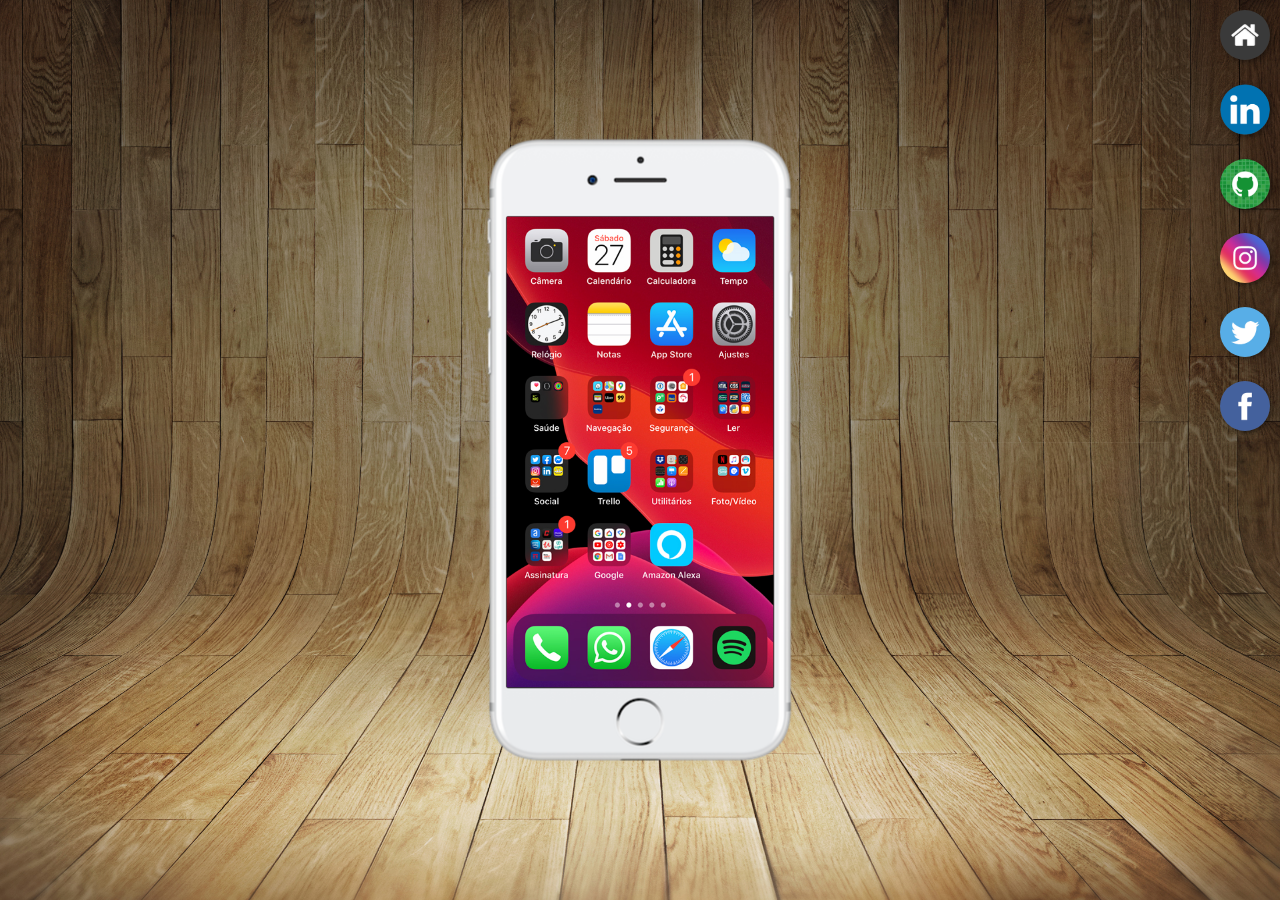
<file: index.html>
<!DOCTYPE html>
<html lang="pt-br">

<head>
    <meta charset="UTF-8">
    <meta http-equiv="X-UA-Compatible" content="IE=edge">
    <meta name="viewport" content="width=device-width, initial-scale=1.0">
    <link rel="stylesheet" href="css/style.css">
    <link rel="shortcut icon" href="favicon.ico" type="image/x-icon">
    <title>Projeto Redes Sociais</title>
</head>

<body>
    <main>
        <section id="telefone">
            <iframe src="home.html" name="tela" id="tela" frameborder="0">
                seu navegador não é compativel com isso...
            </iframe>
         </section>

        <section id="redes-sociais">
            <a href="home.html" target="tela">
                <img src="imagens/logo-home.jpg" alt="home">
            </a><br>
            <a href="linkdin.html" target="tela">
                <img src="imagens/LinkedIn.png" alt="LinkDin">
            </a><br>
            <a href="github.htm" target="tela">
                <img src="imagens/logo-github.jpg" alt="GitHub">
            </a><br>
            <a href="insta.html" target="tela">
                <img src="imagens/logo-instagram.jpg" alt="Instagram">
            </a><br>
            <a href="twiter.html" target="tela">
                <img src="imagens/logo-twitter.jpg" alt="twitter">
            </a><br>
            <a href="face.html" target="tela">
                <img src="imagens/logo-facebook.jpg" alt="facebook">
            </a>
           
        </section>
    </main>

</body>

</html>
</file>
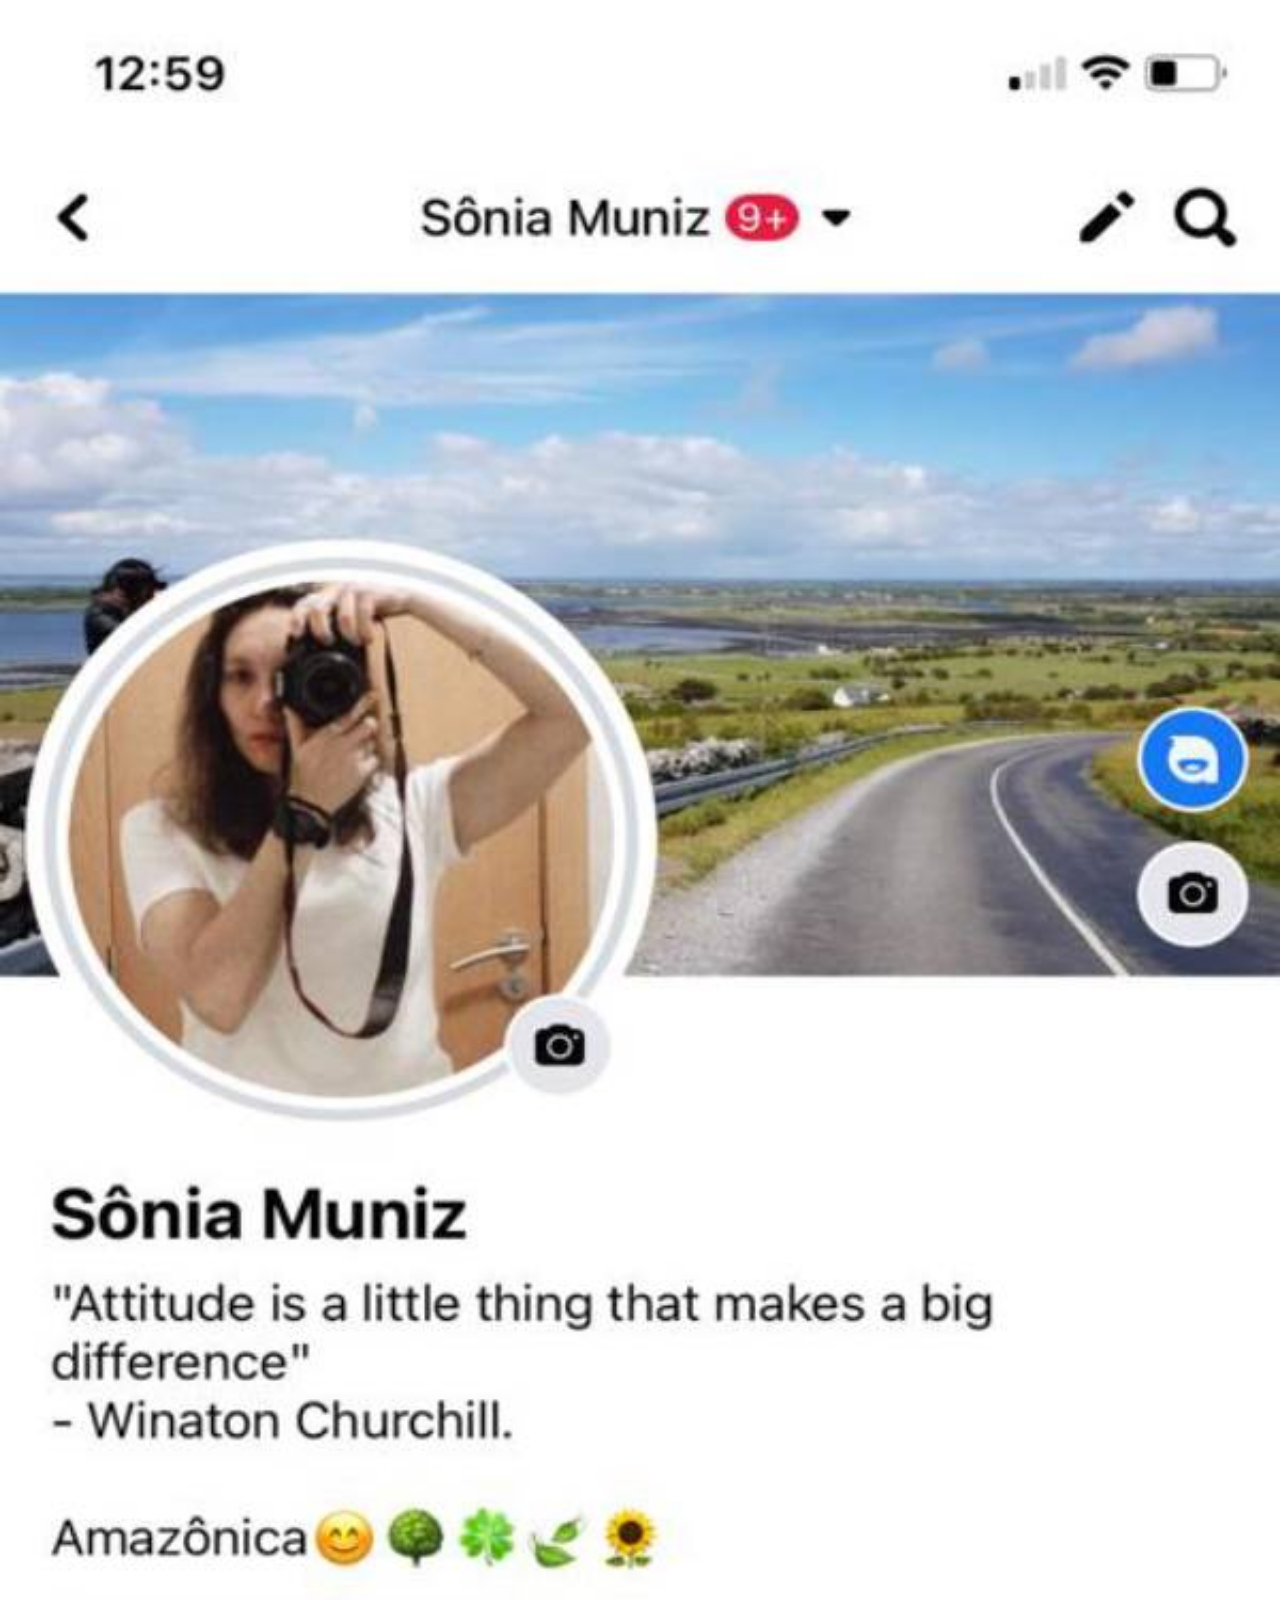
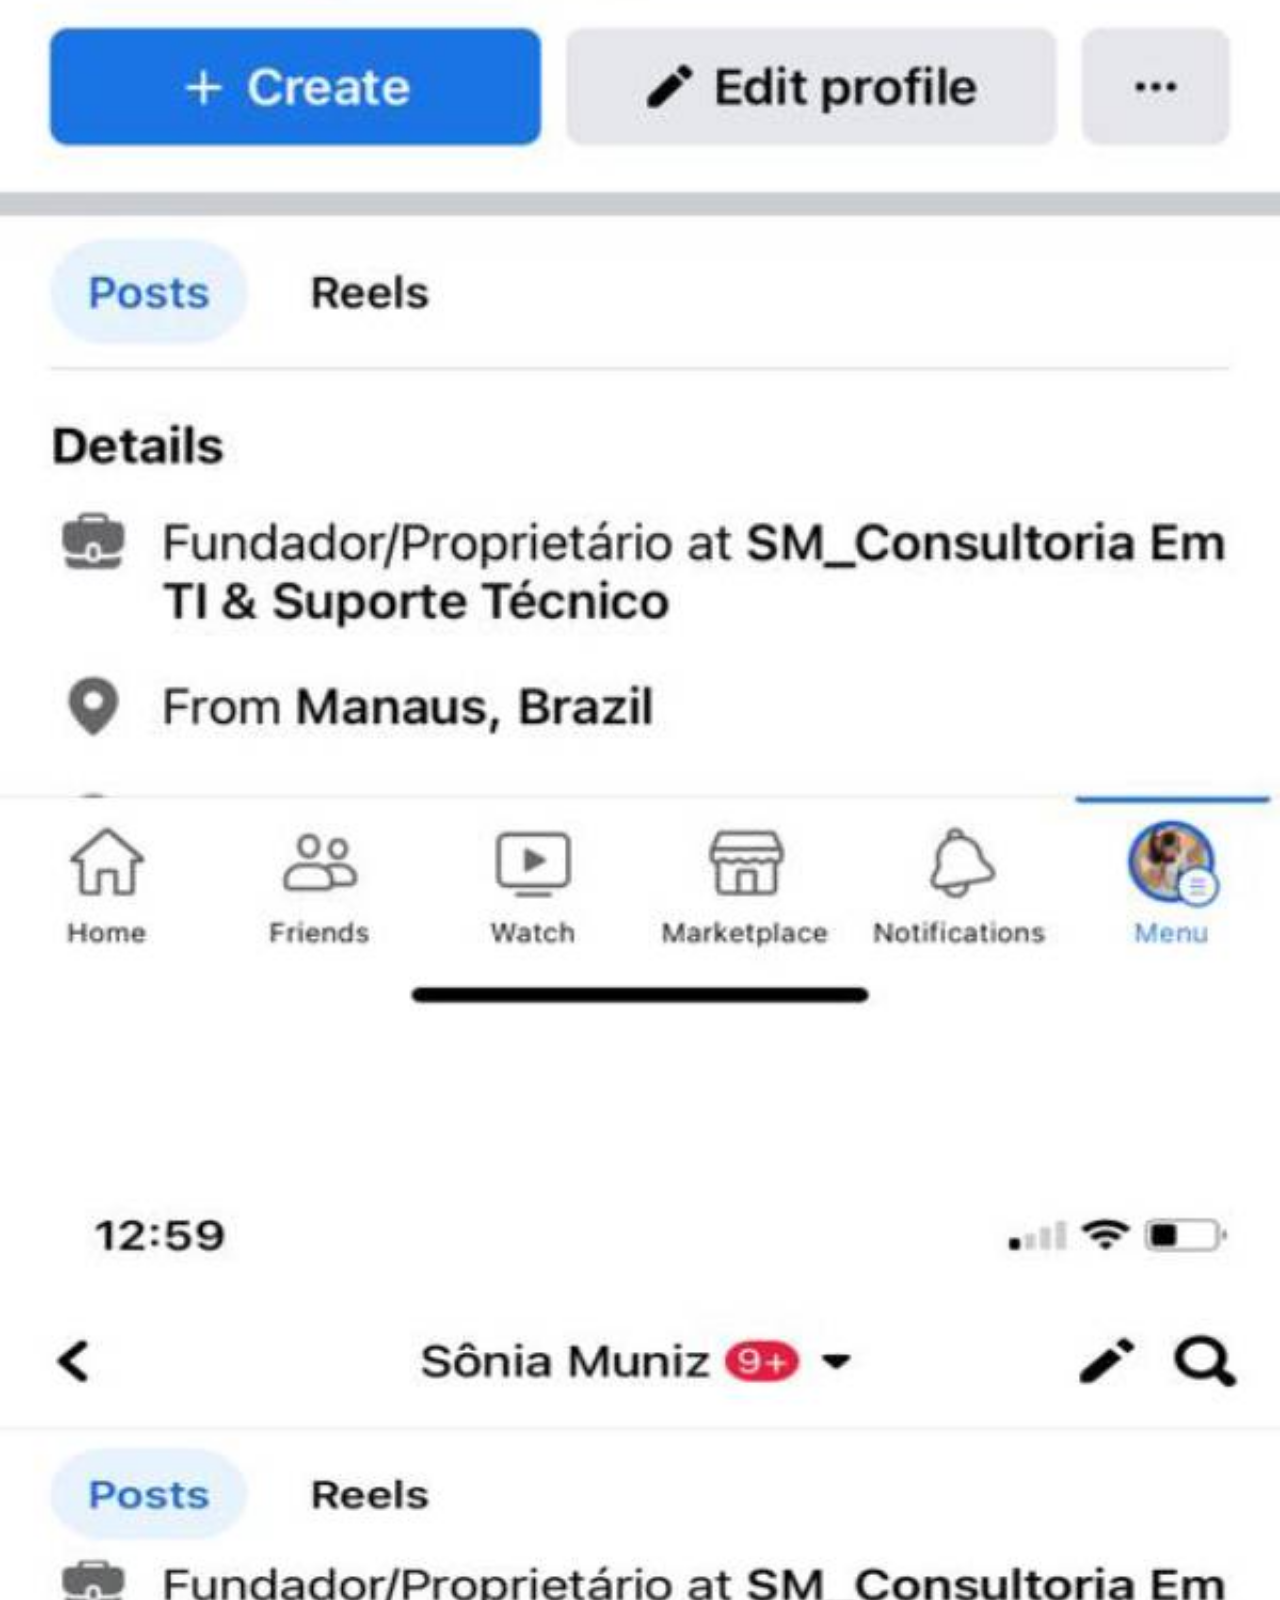
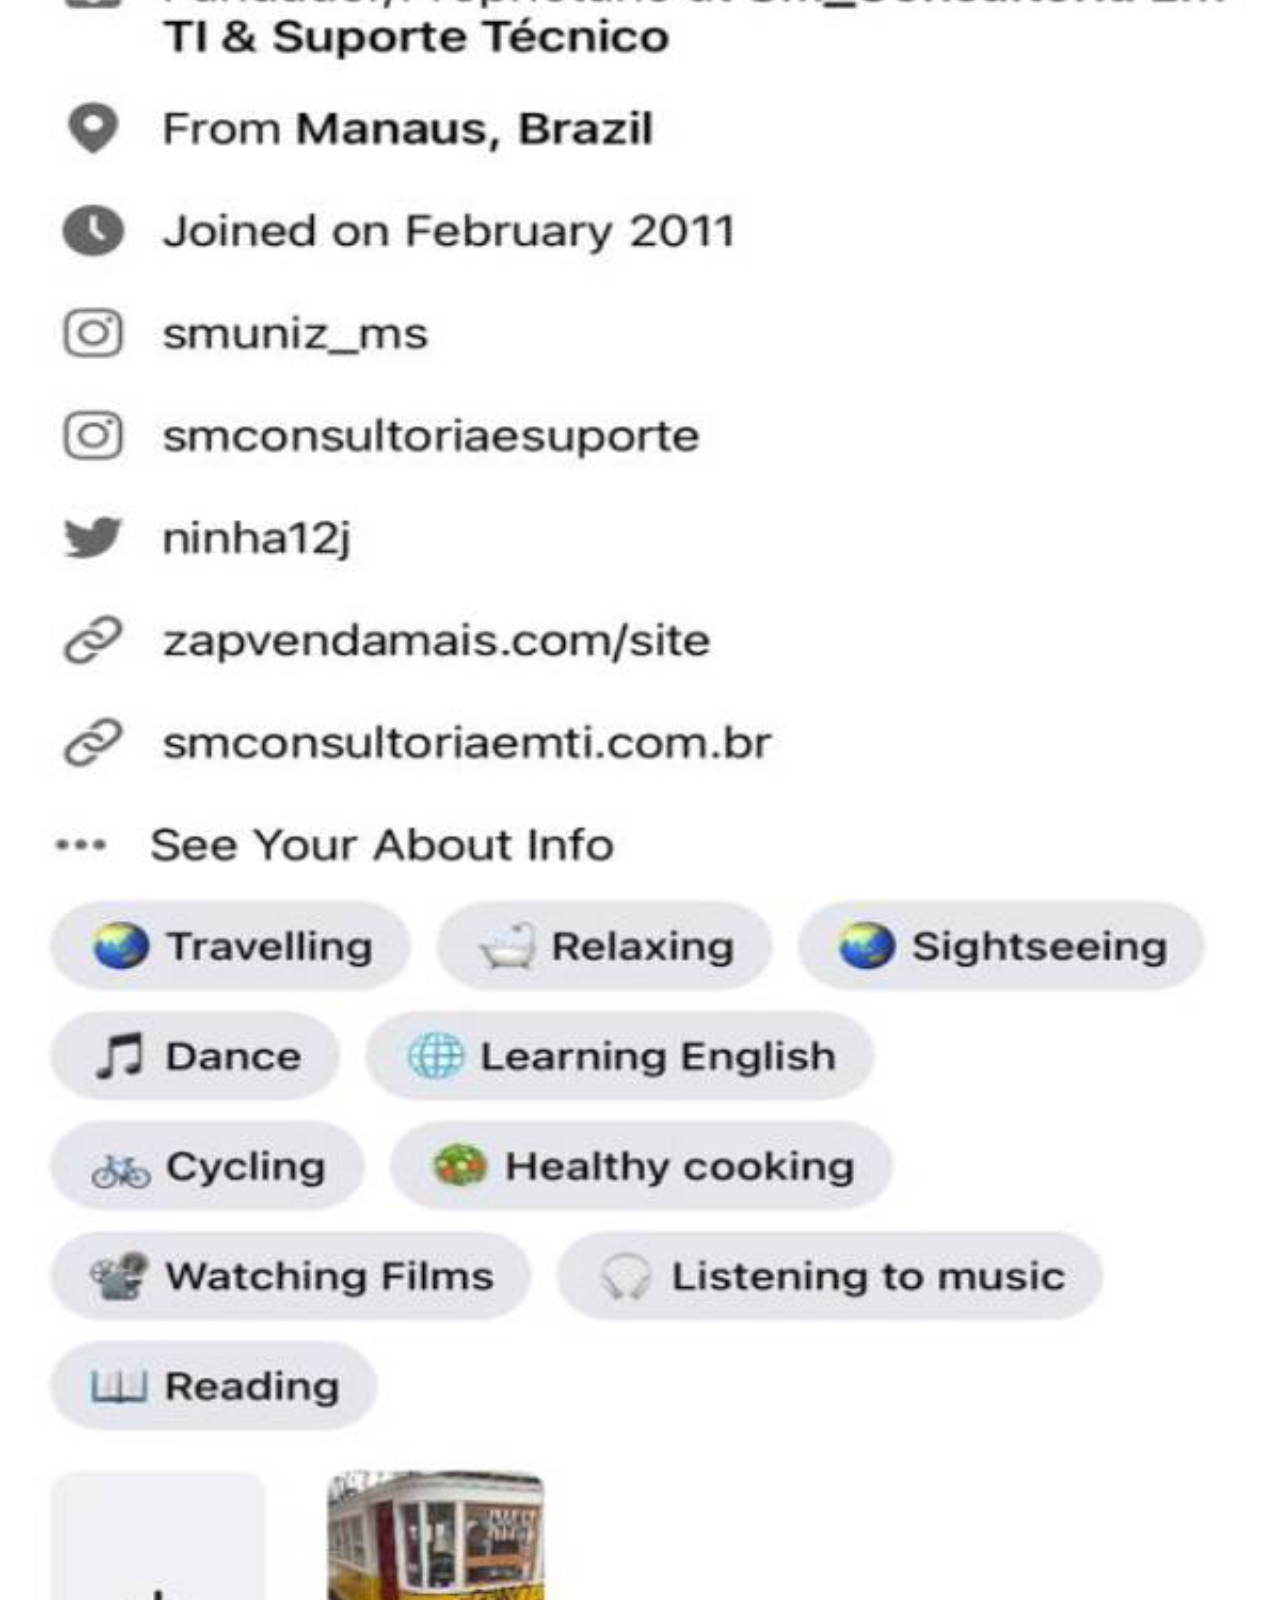
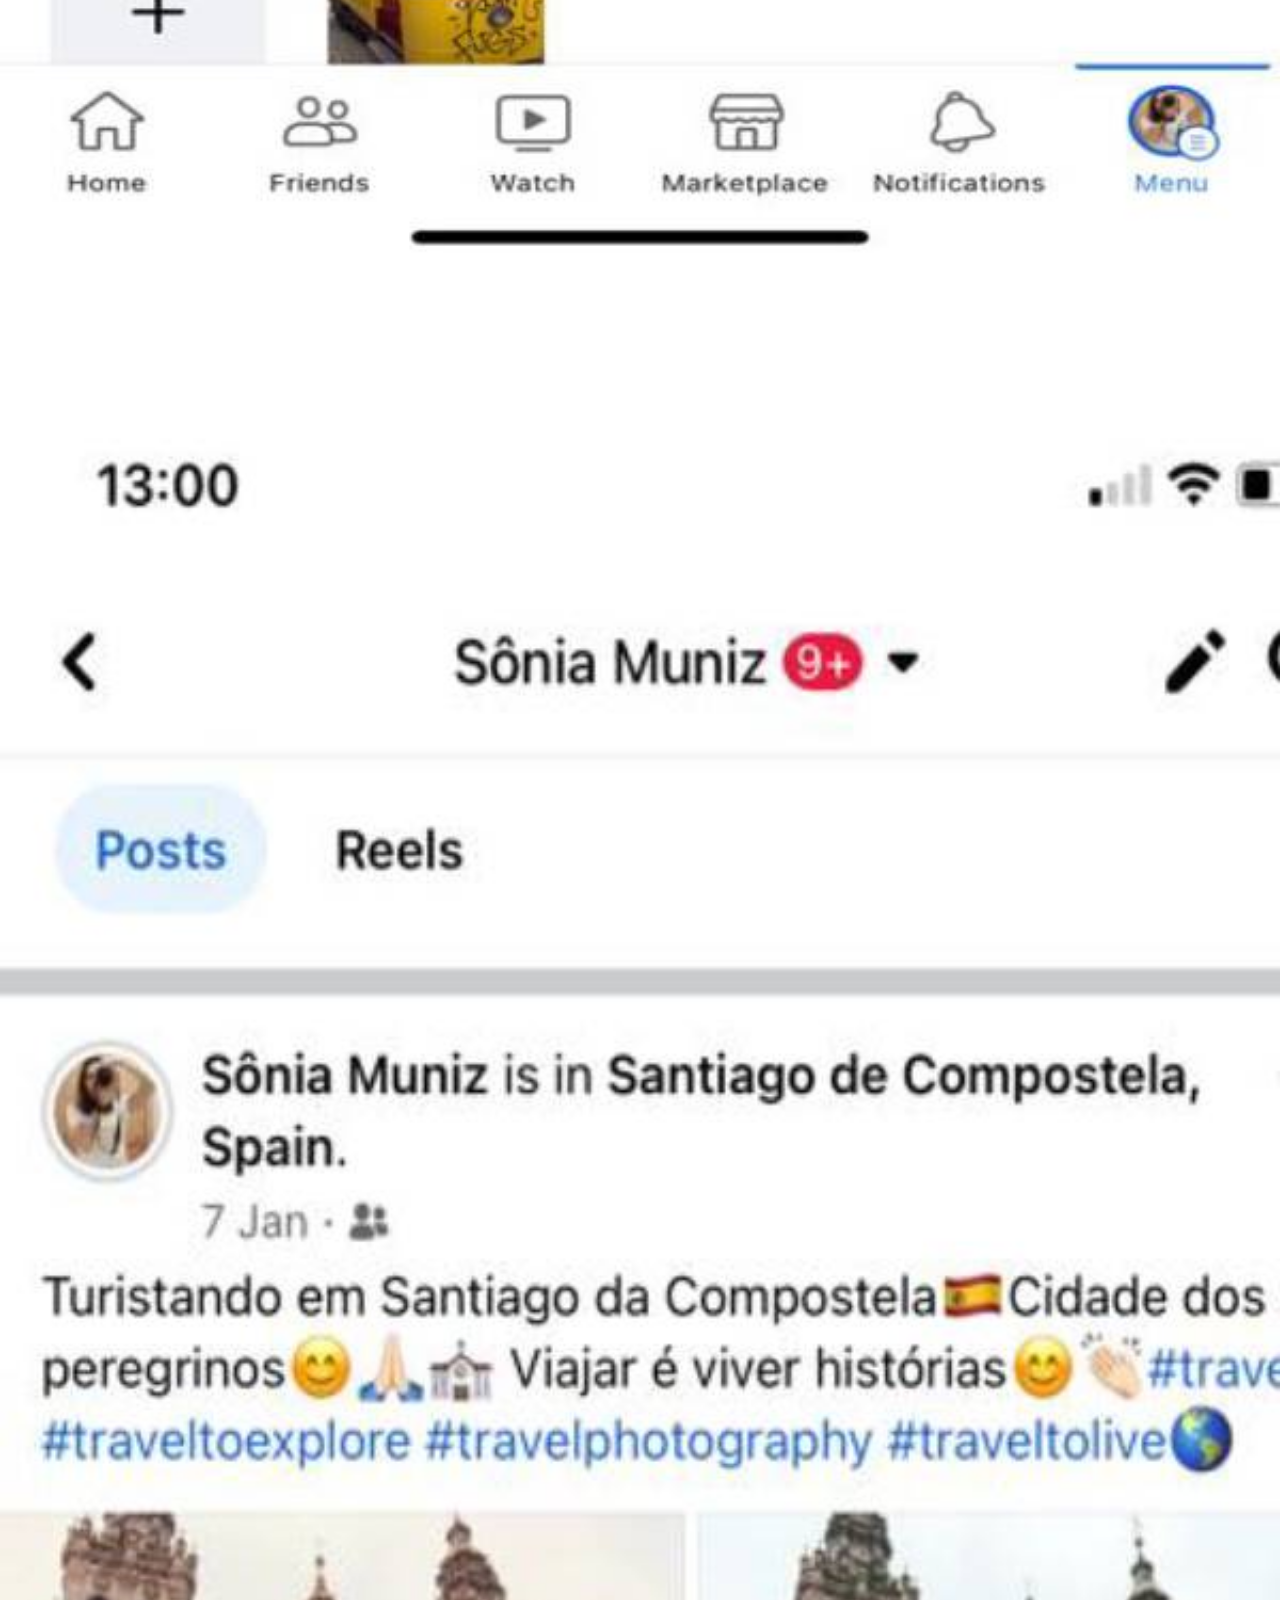
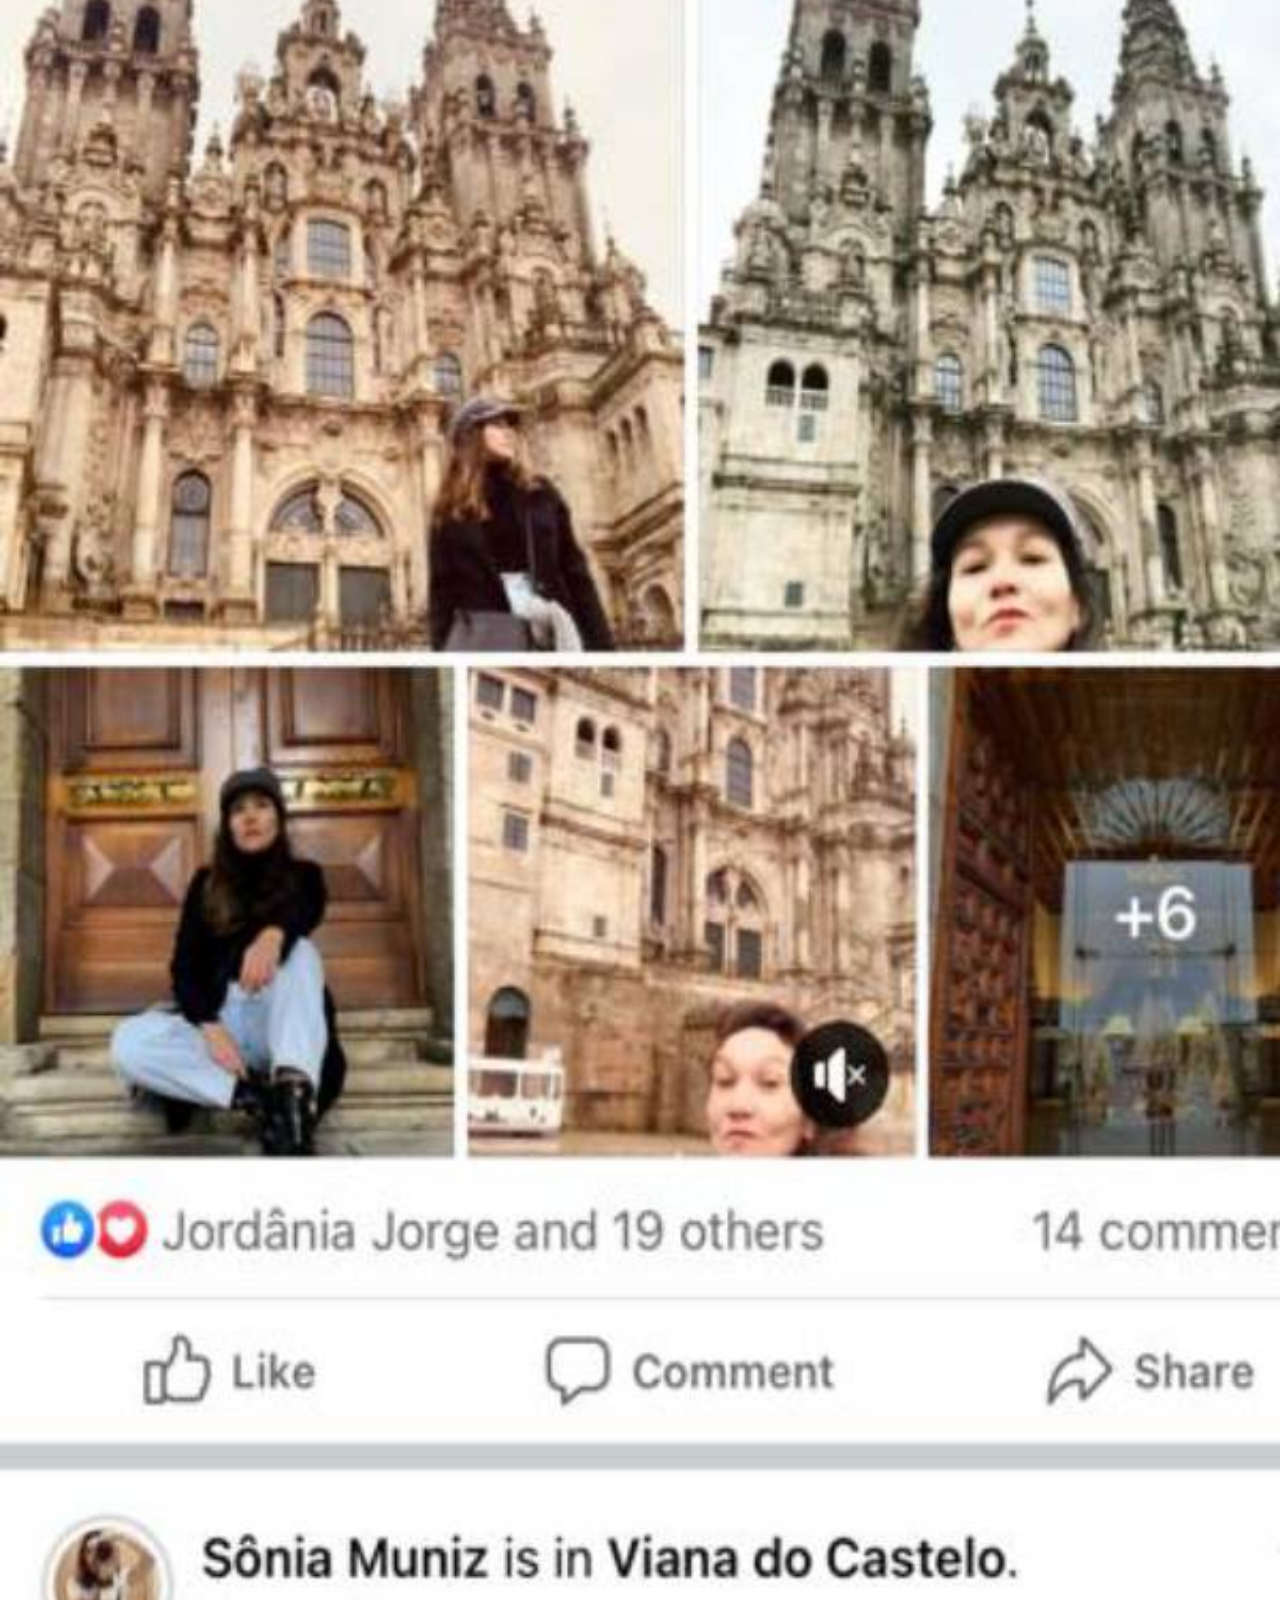
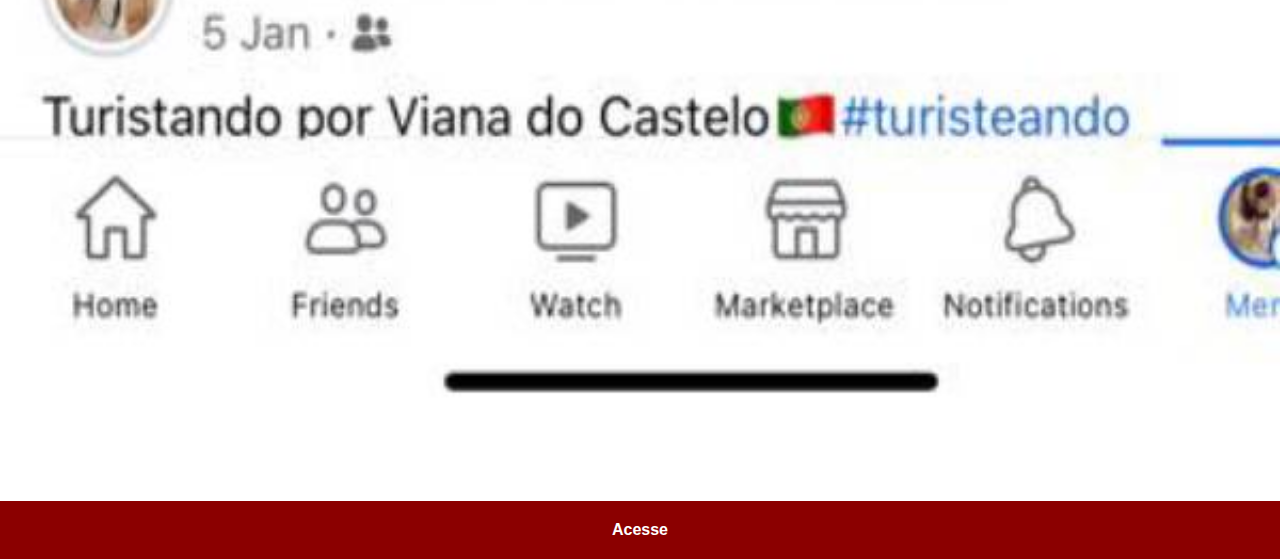
<file: face.html>
<!DOCTYPE html>
<html lang="en">
<head>
  <meta charset="UTF-8">
  <meta http-equiv="X-UA-Compatible" content="IE=edge">
  <meta name="viewport" content="width=device-width, initial-scale=1.0">
  <title>Facebook</title>
  <link rel="stylesheet" href="css/social.css">
</head>

<body>

  <img src="imagens/tela-facebook.png" alt="Facebook">
   <a href="https://facebook.com" target="_blank">Acesse</a>
  
</body>
</html>
</file>
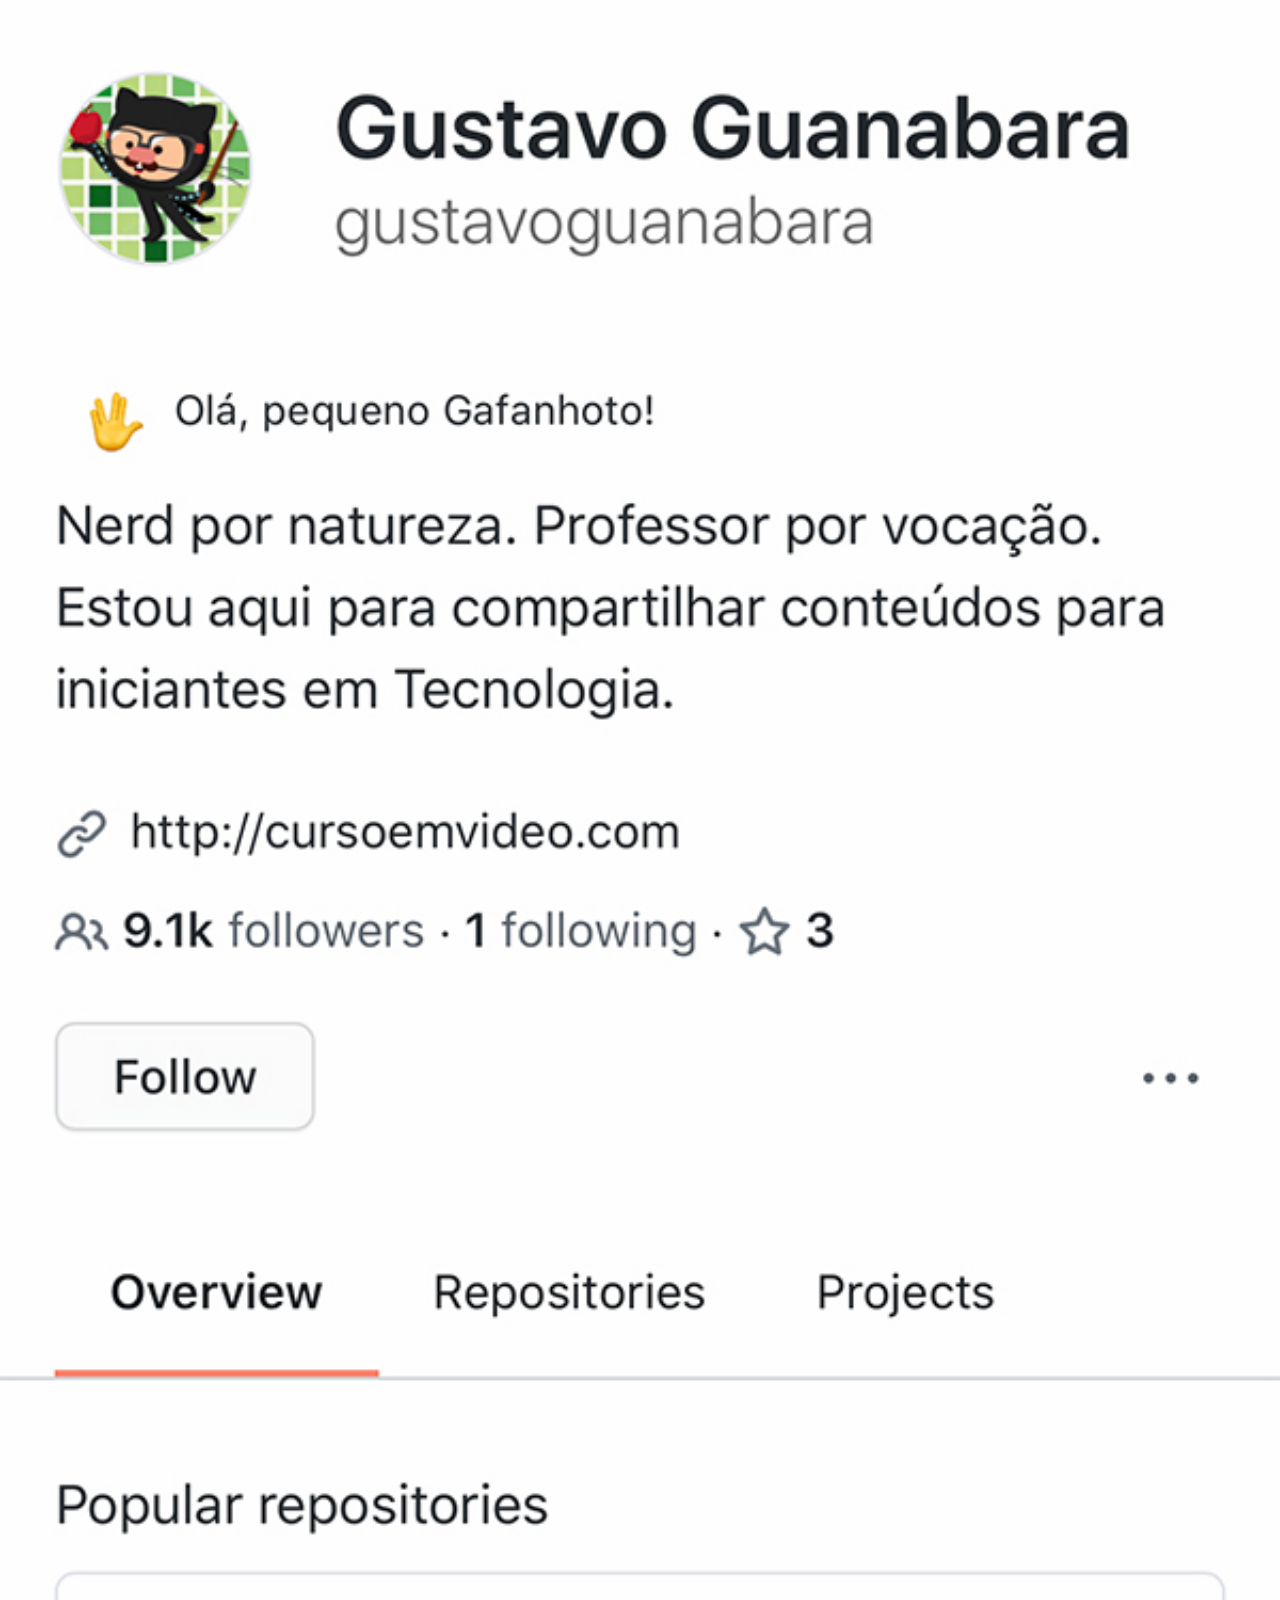
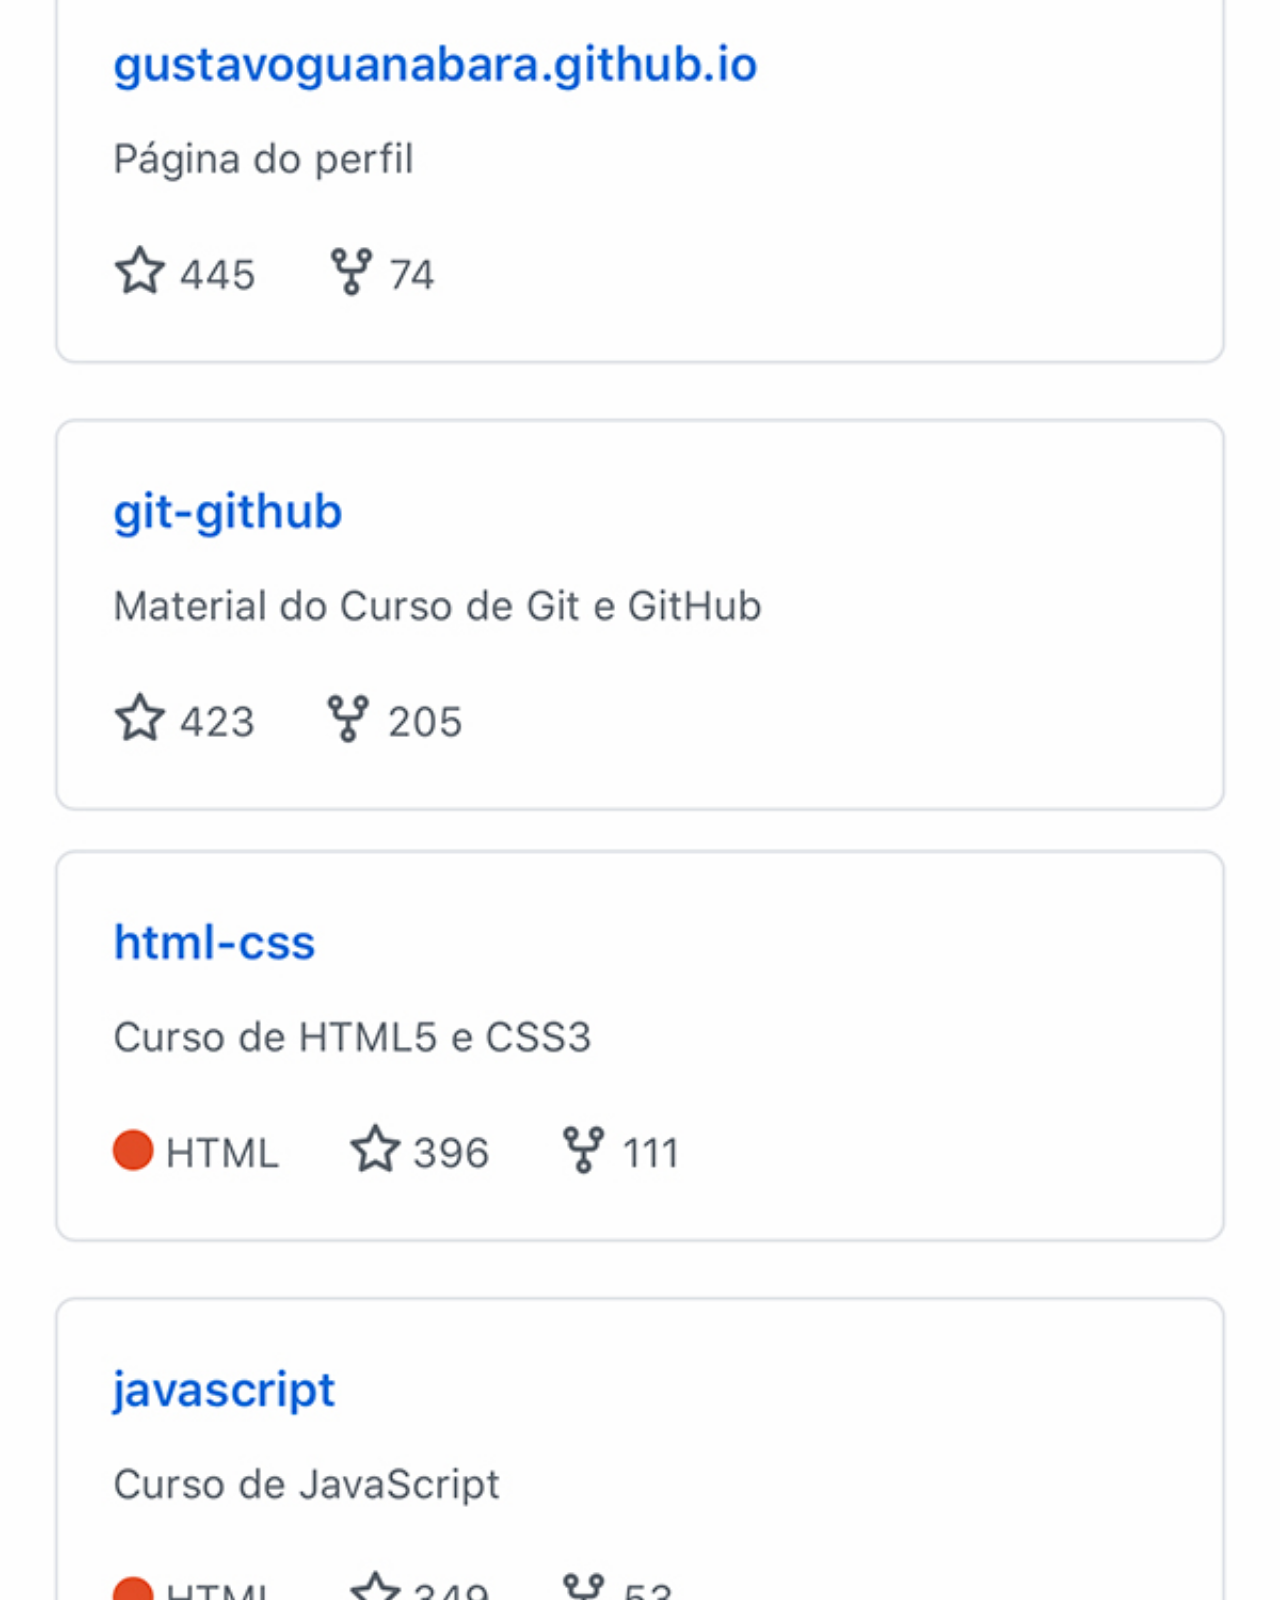
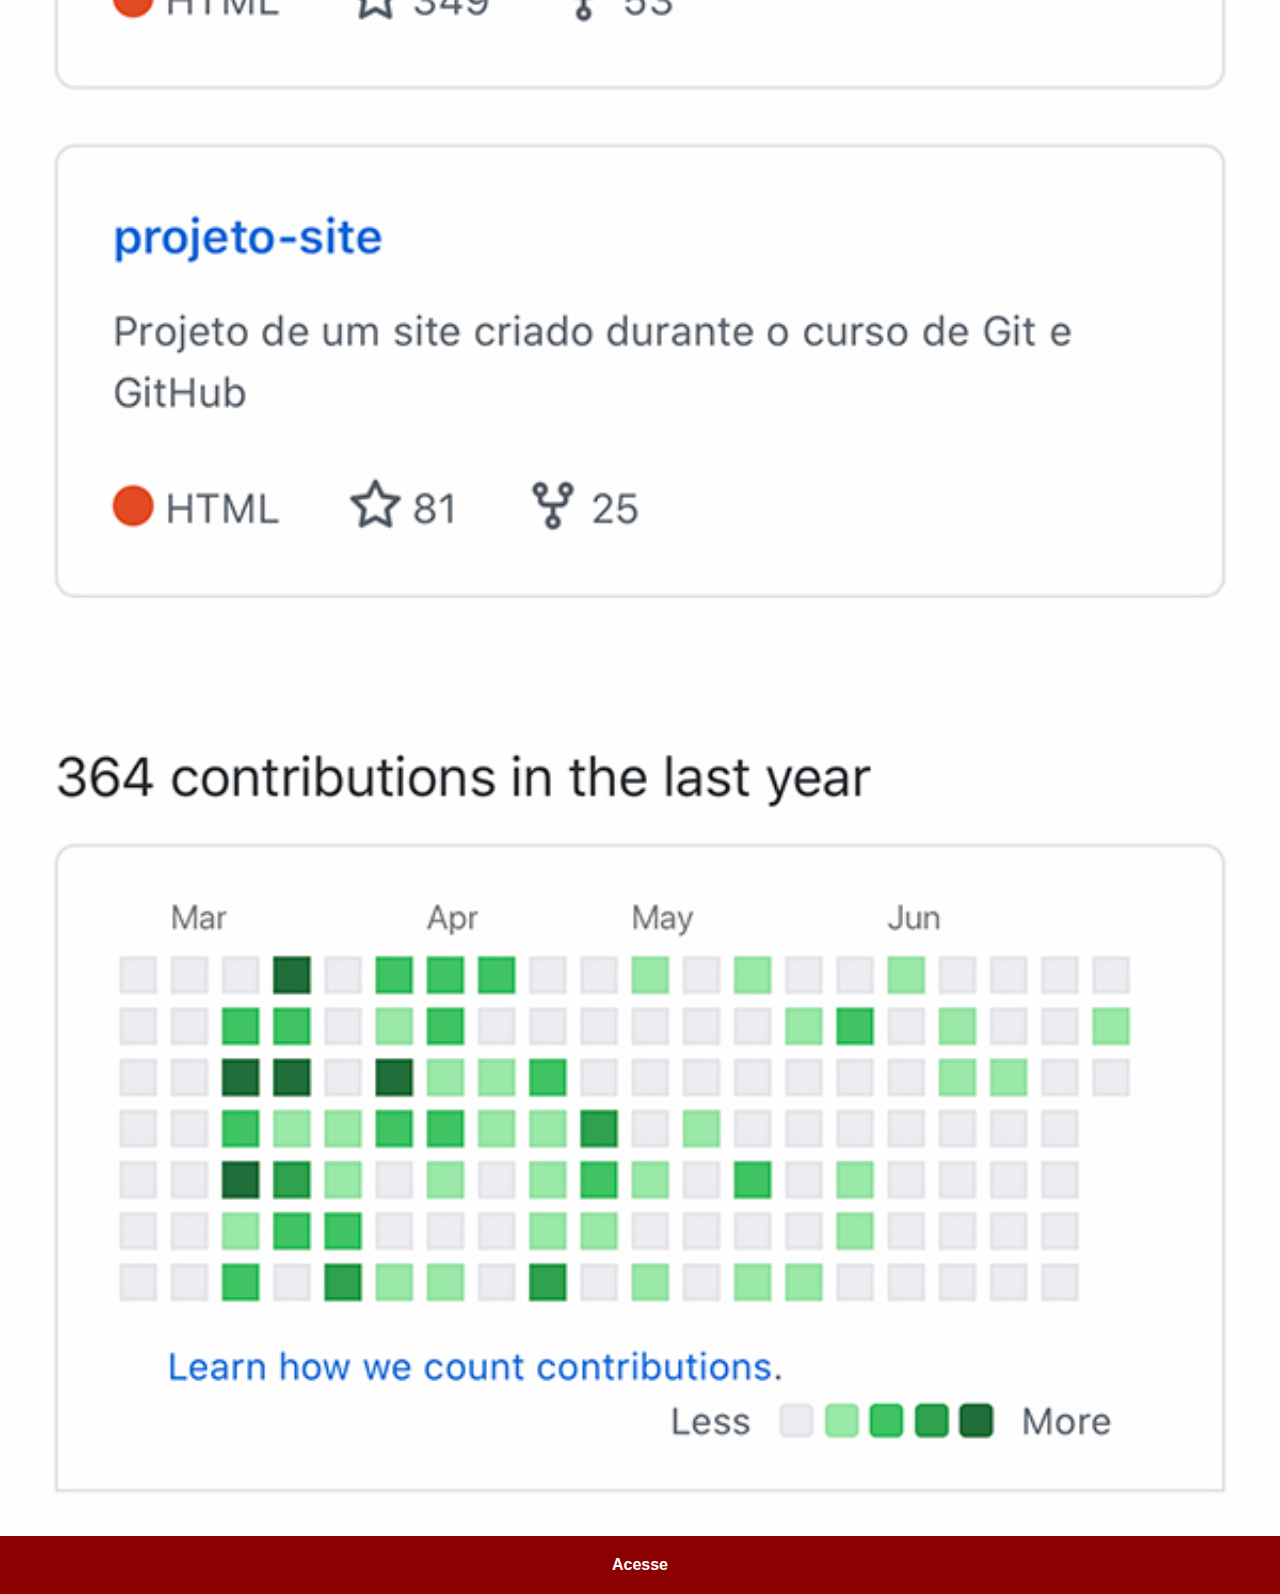
<file: github.htm>
<!DOCTYPE html>
<html lang="en">
<head>
  <meta charset="UTF-8">
  <meta http-equiv="X-UA-Compatible" content="IE=edge">
  <meta name="viewport" content="width=device-width, initial-scale=1.0">
  <title>GitHub</title>
  <link rel="stylesheet" href="css/social.css">
</head>

<body>
  <img src="imagens/tela-github.jpg" alt="Tela GitHub">
  <a href="www.github.com" target="_blank">Acesse</a>
  
</body>
</html>
</file>
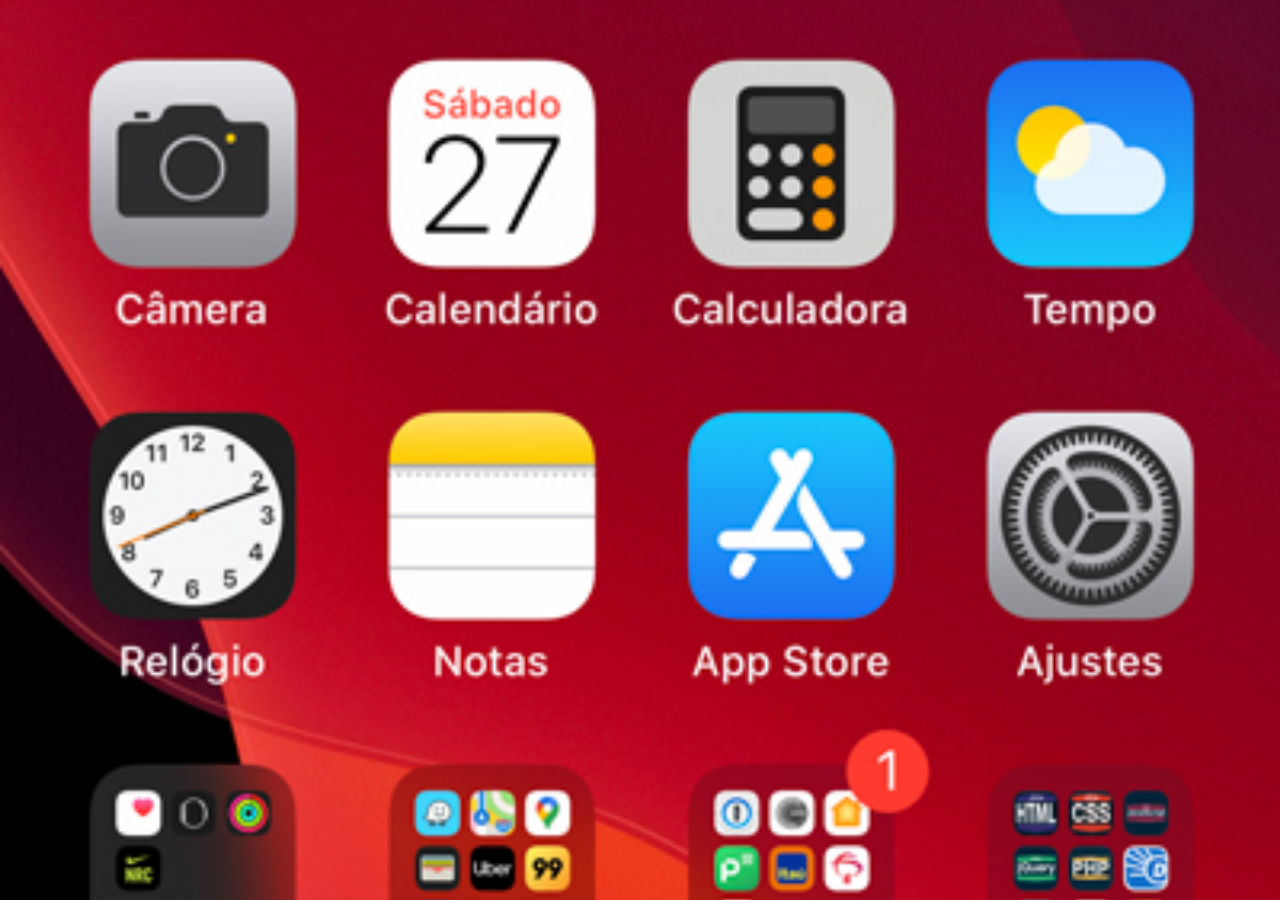
<file: home.html>
<!DOCTYPE html>
<html lang="pt-br">
<head>
  <meta charset="UTF-8">
  <meta http-equiv="X-UA-Compatible" content="IE=edge">
  <meta name="viewport" content="width=device-width, initial-scale=1.0">
  <title>HOME</title>
</head>

<style>

  *{

    margin: 0PX;
    padding: 0PX;

  }

  body{
    
    width: 100vw;
    height: 100vh;
    background: black url('imagens/tela-home.jpg') no-repeat top center;
    background-size: cover;

  }

</style>

<body>
  
</body>
</html>
</file>
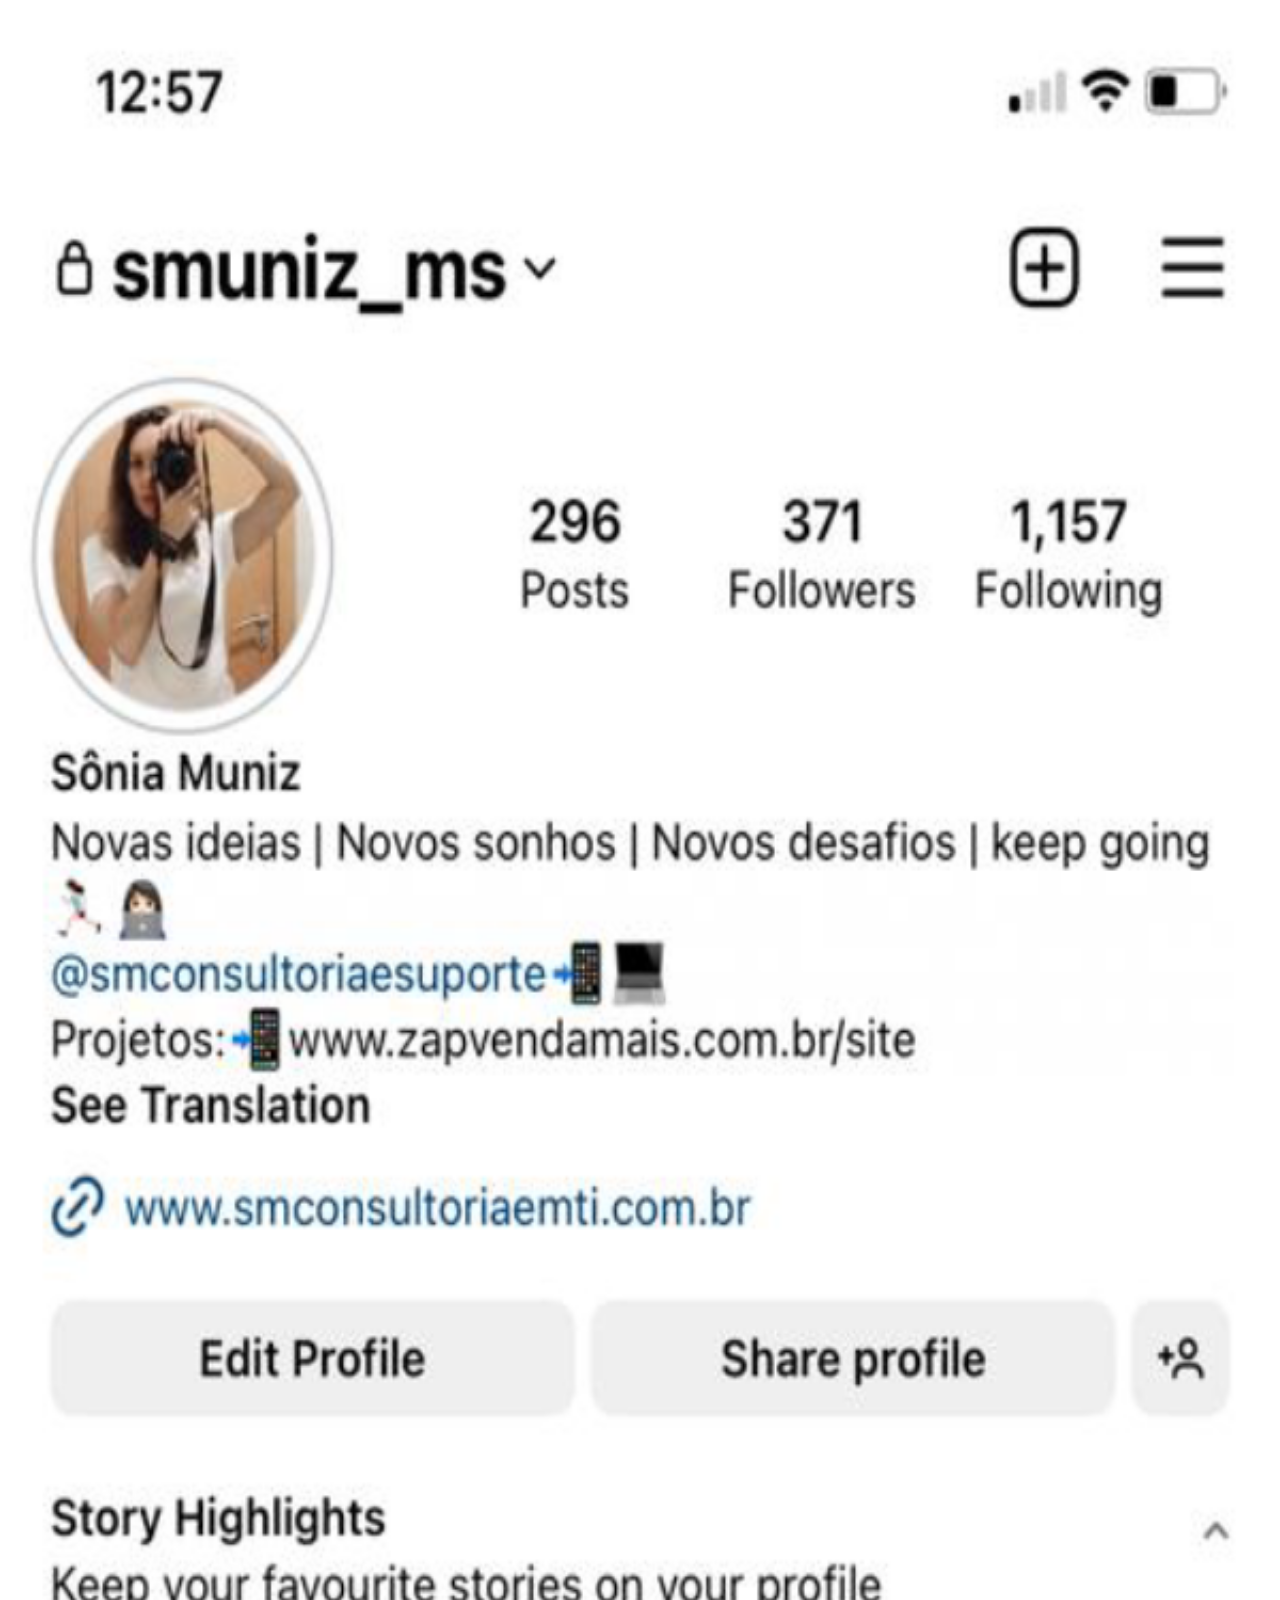
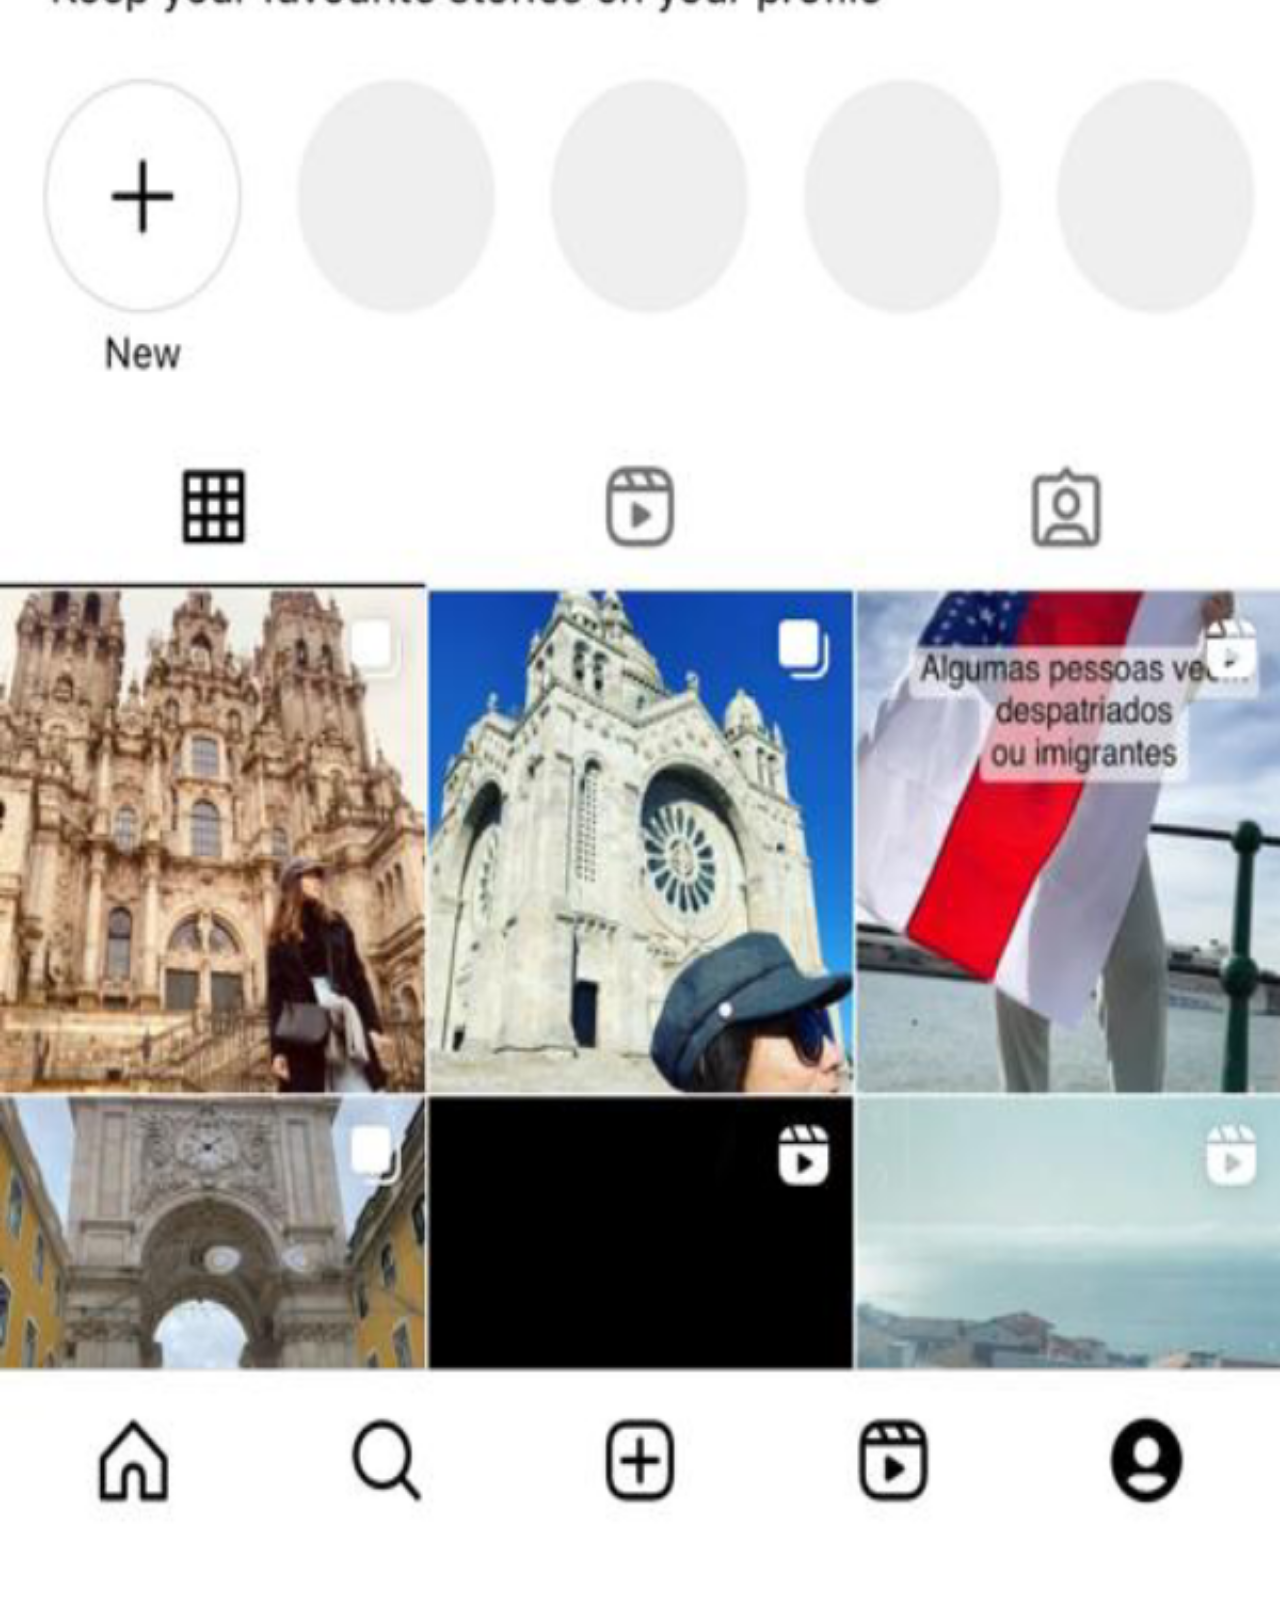
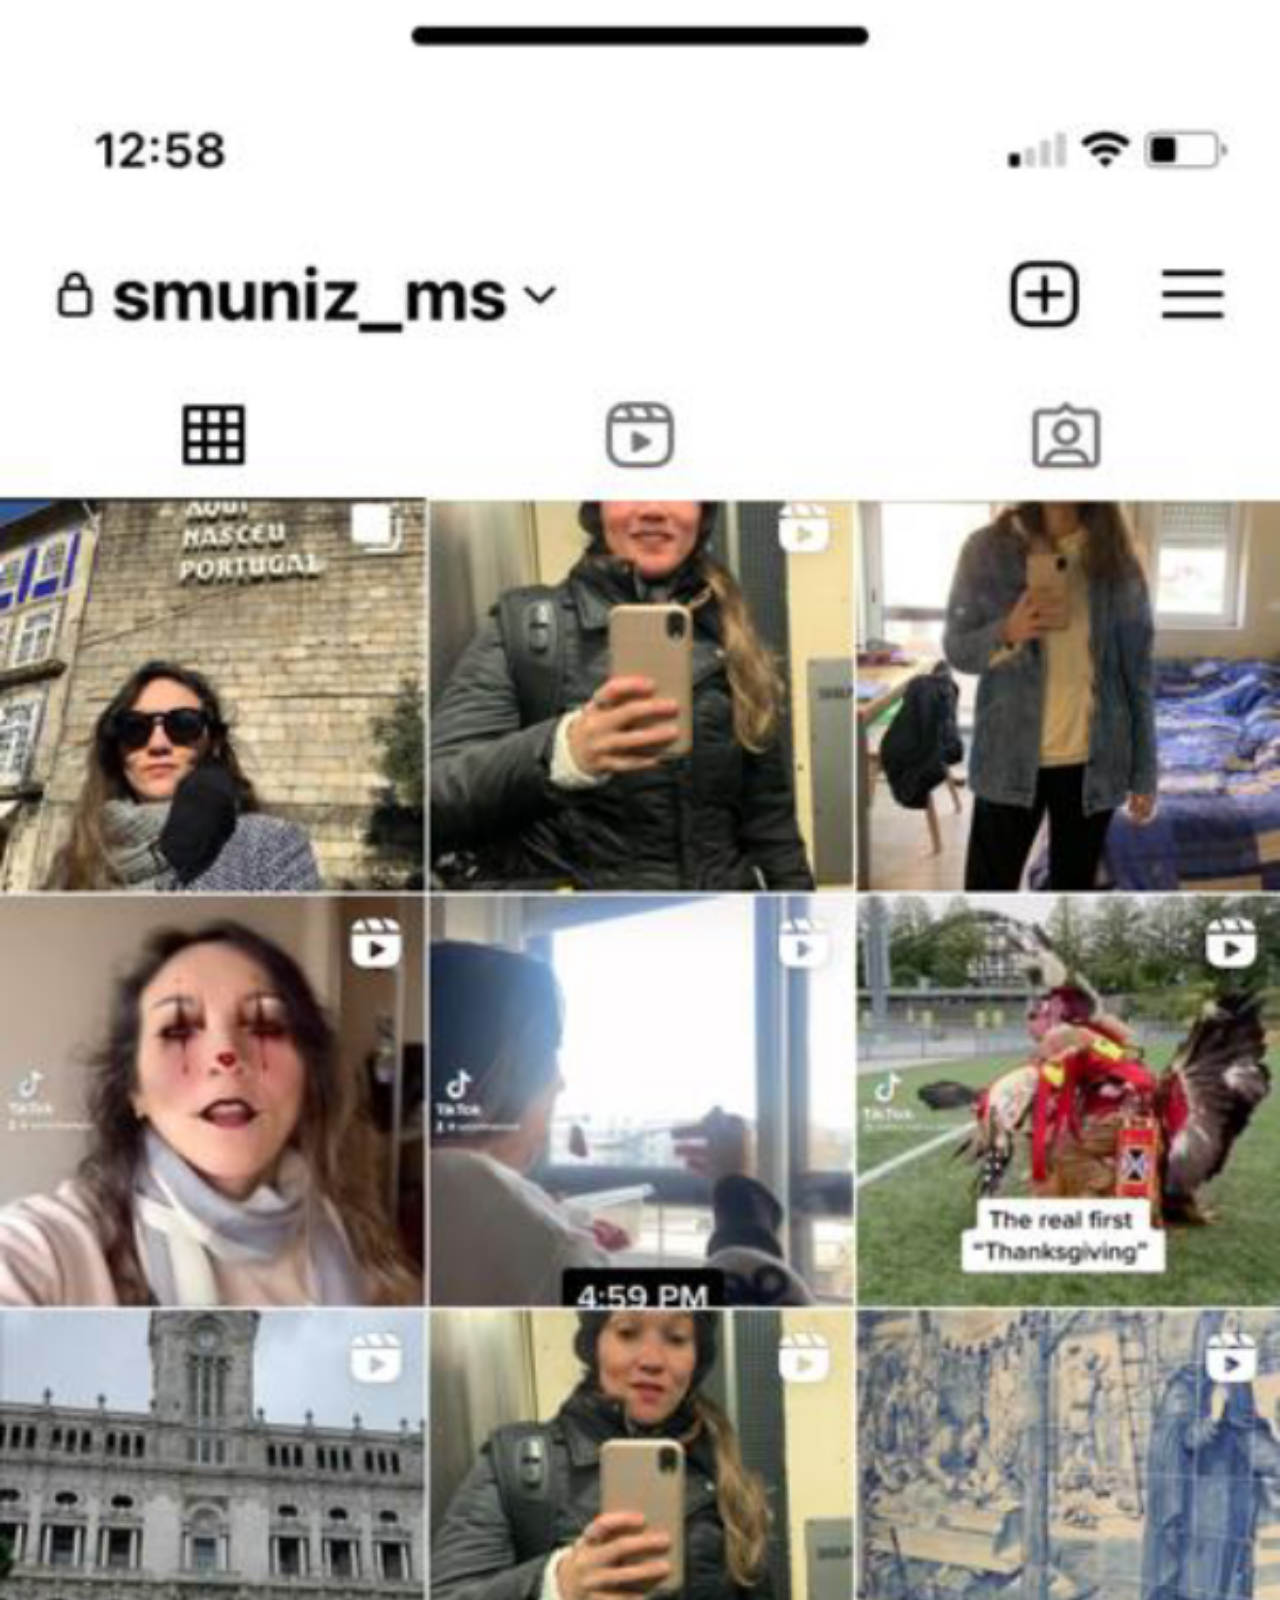
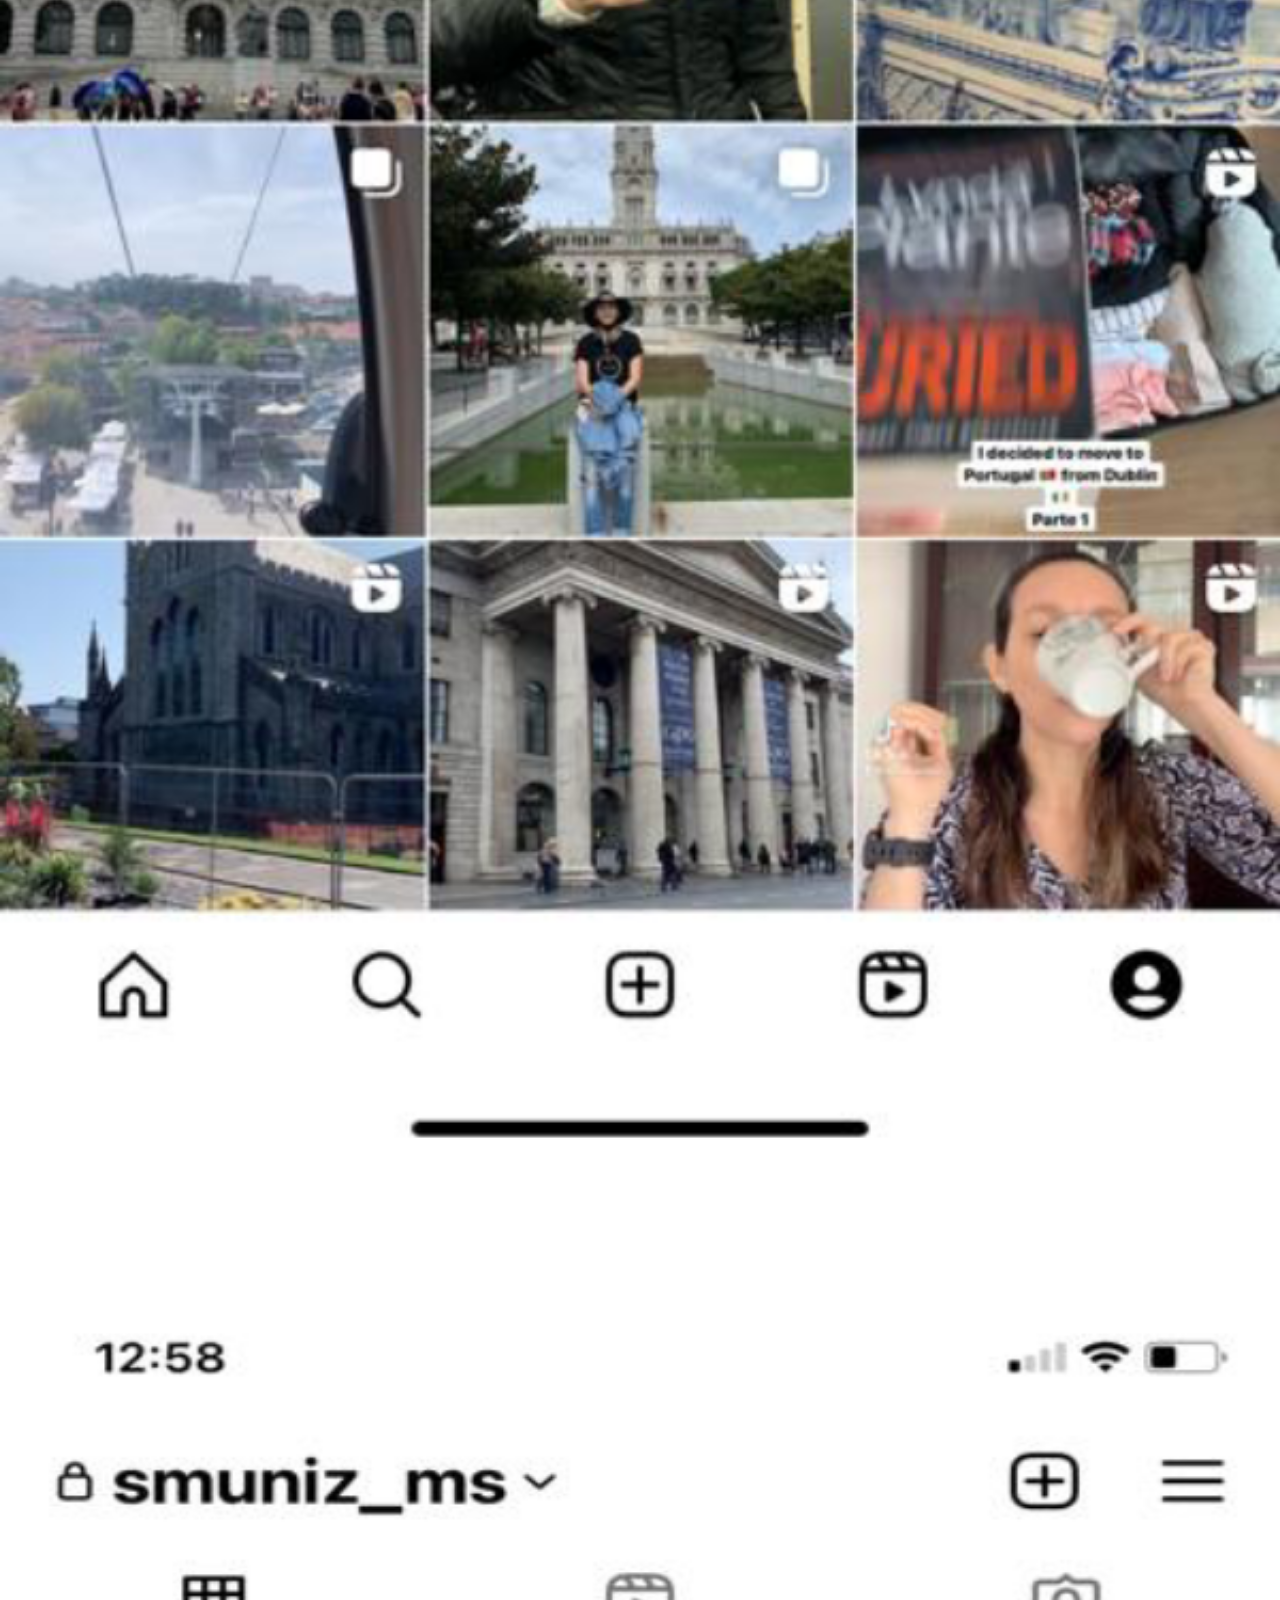
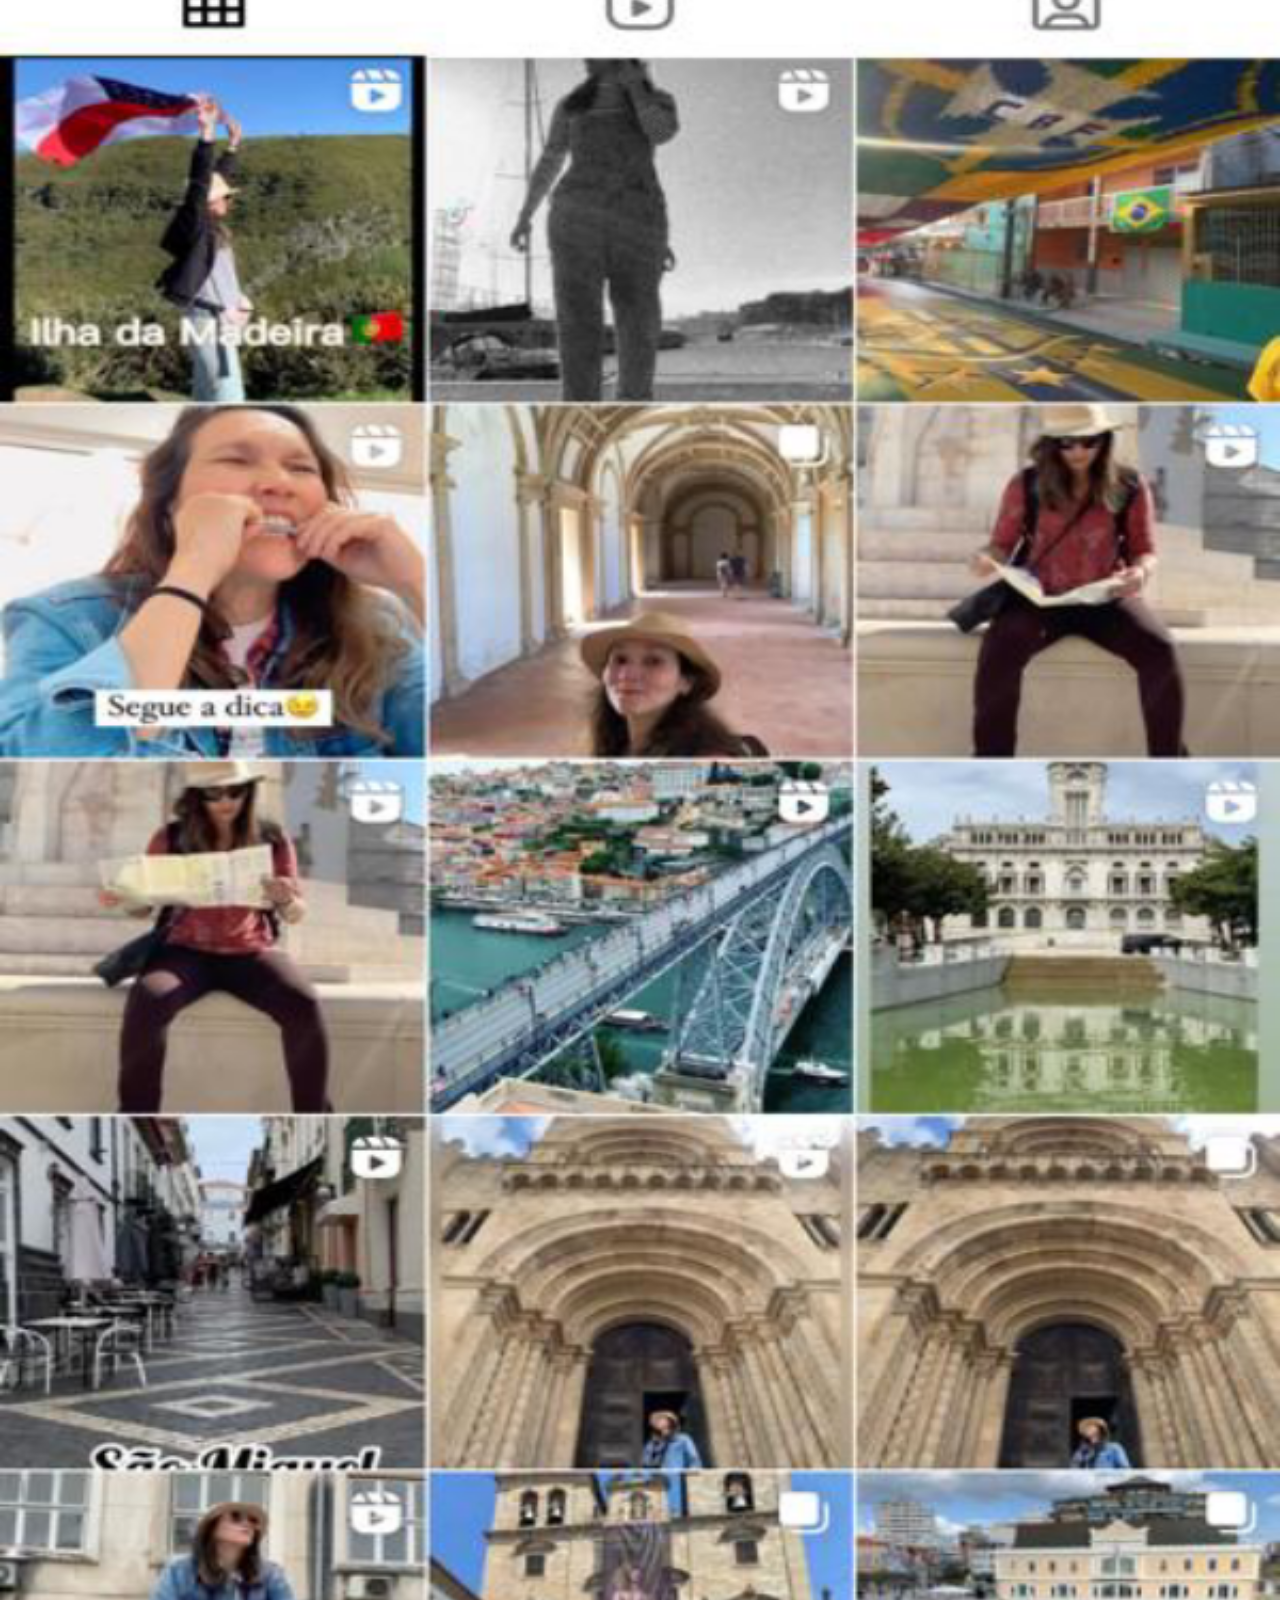
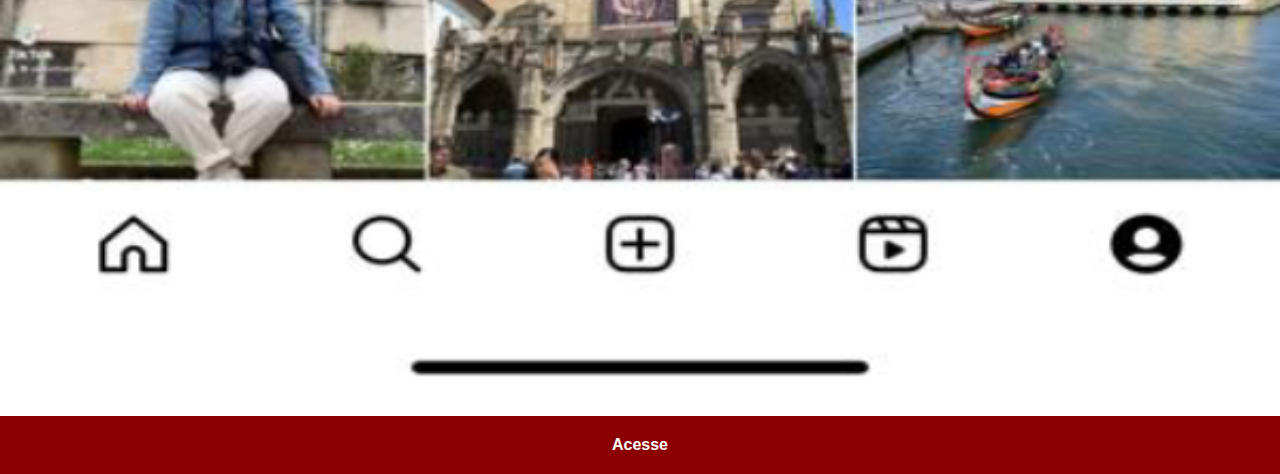
<file: insta.html>
<!DOCTYPE html>
<html lang="en">
<head>
  <meta charset="UTF-8">
  <meta http-equiv="X-UA-Compatible" content="IE=edge">
  <meta name="viewport" content="width=device-width, initial-scale=1.0">
  <title>Instagram</title>
  <link rel="stylesheet" href="css/social.css">
</head>

<body>
  <img src="imagens/tela-instagram.png" alt="Instagram">
  <a href="https://www.instagram.com" target="_blank">Acesse</a>
  
</body>
</html>
</file>
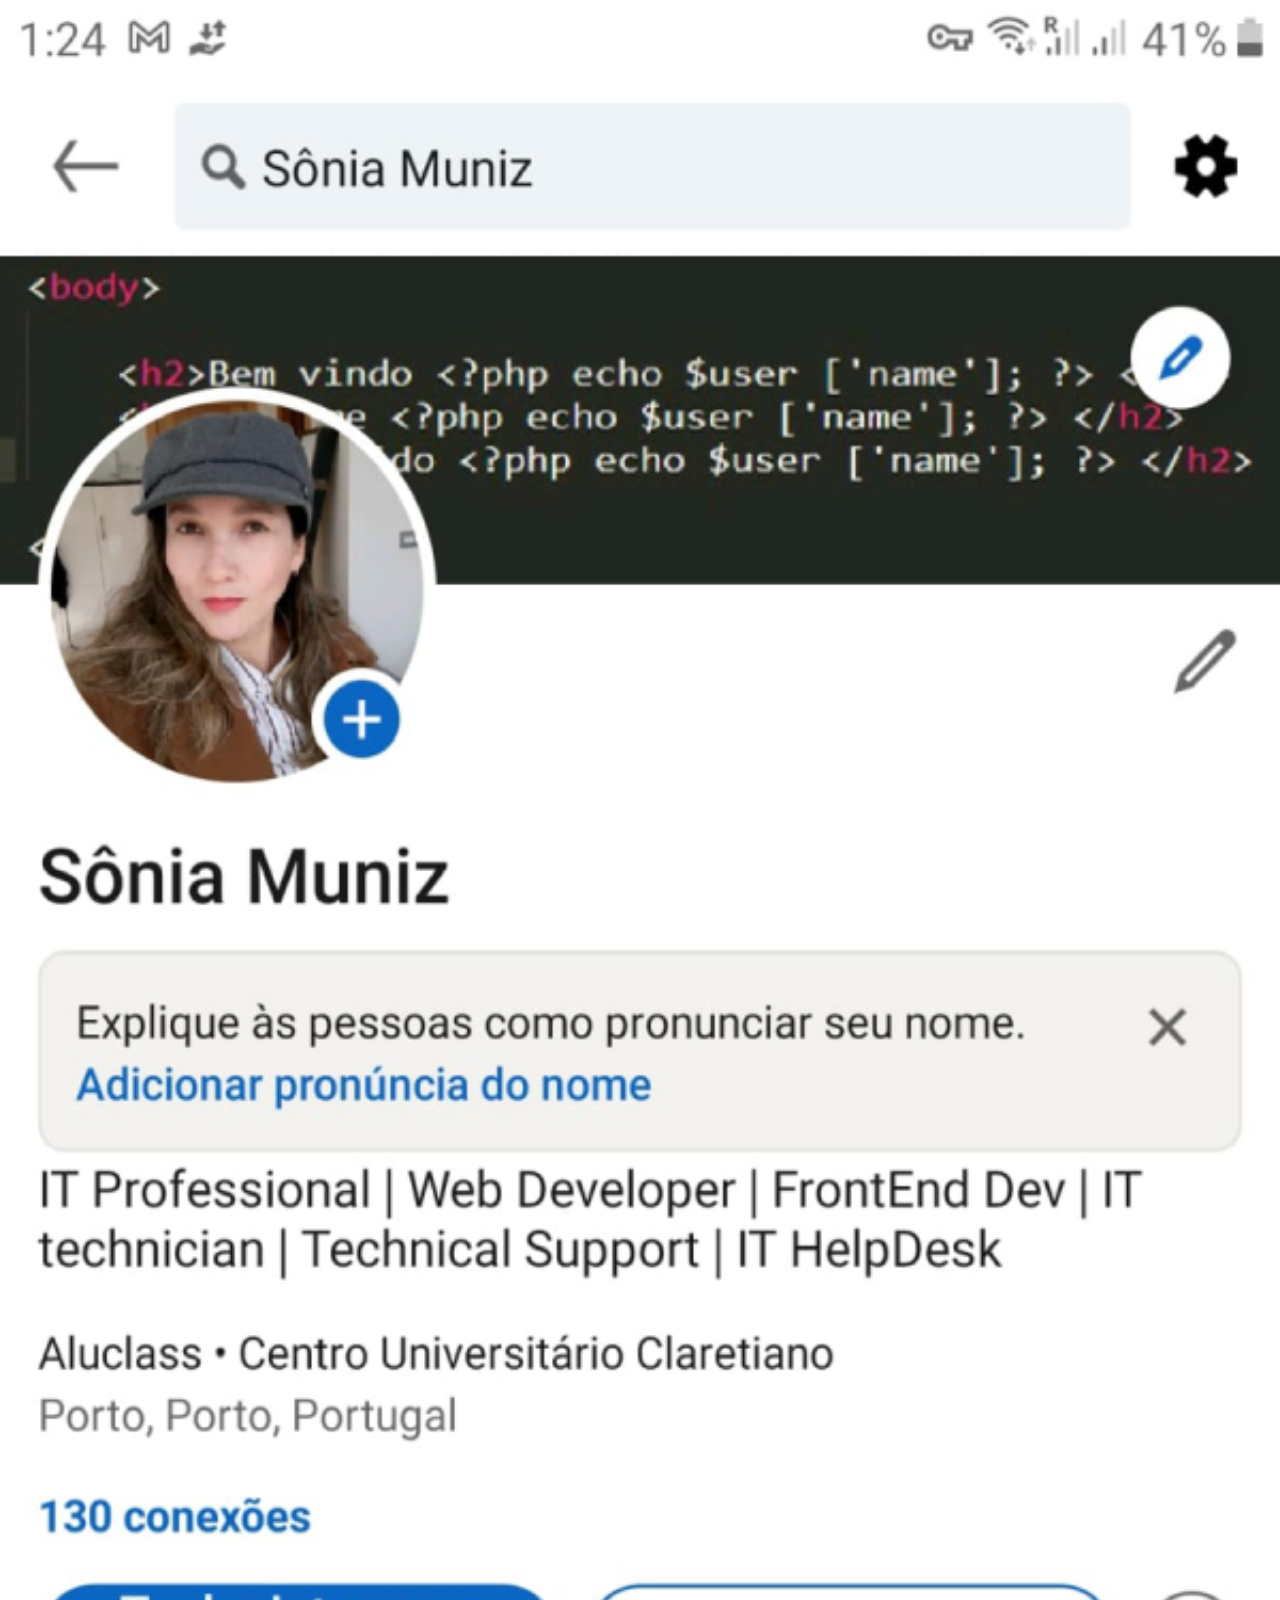
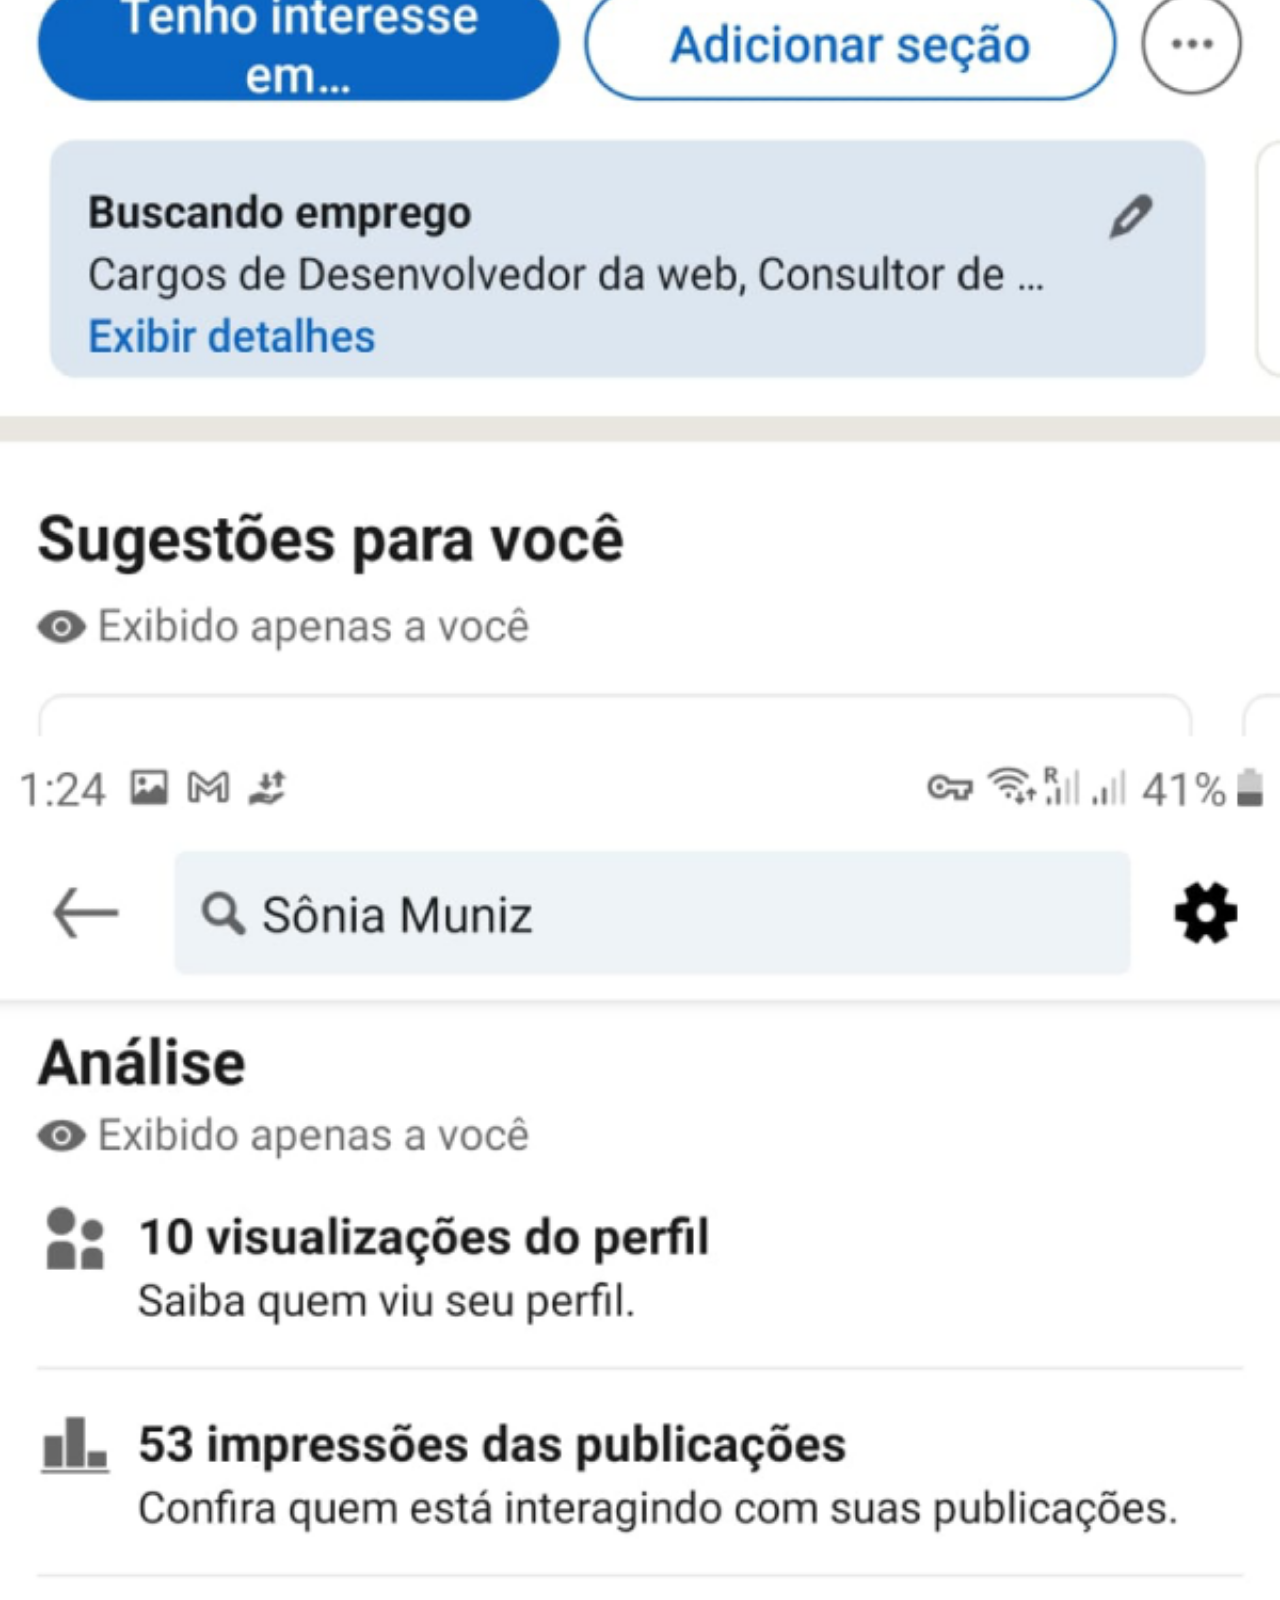
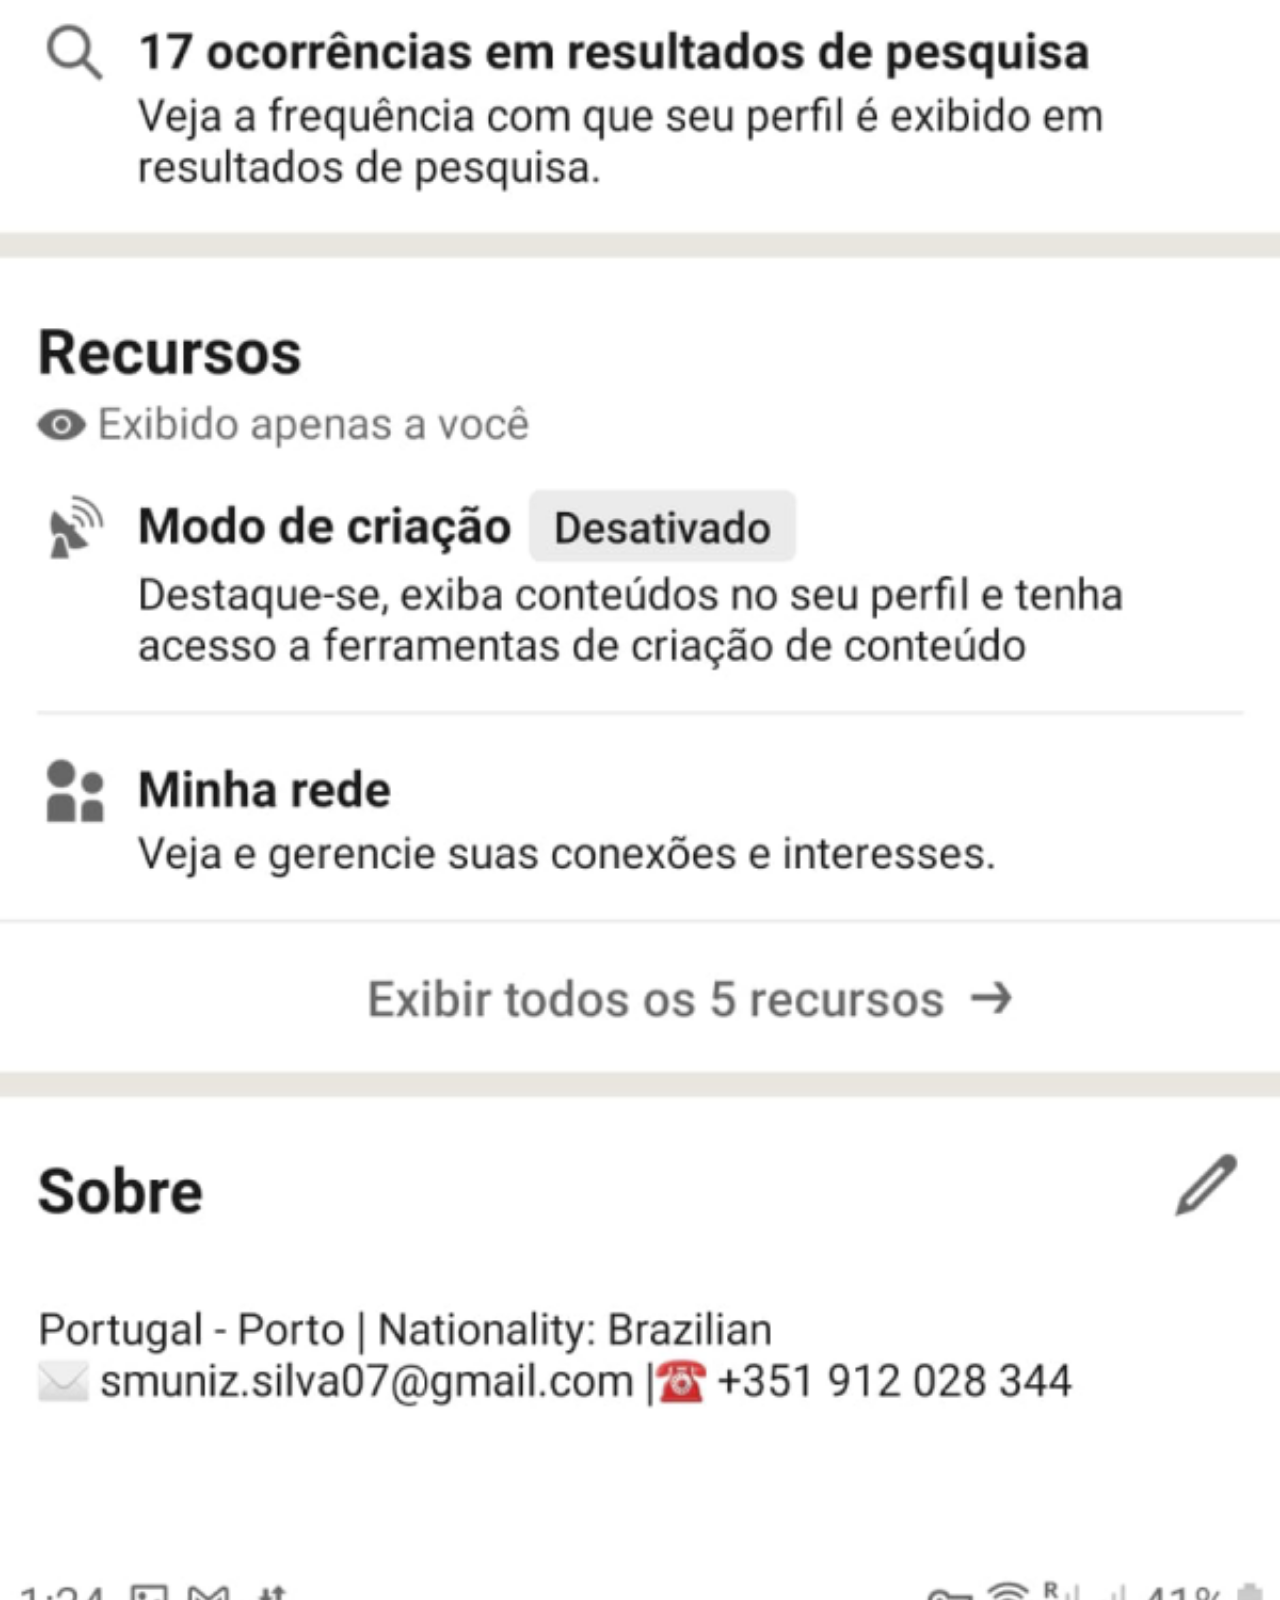
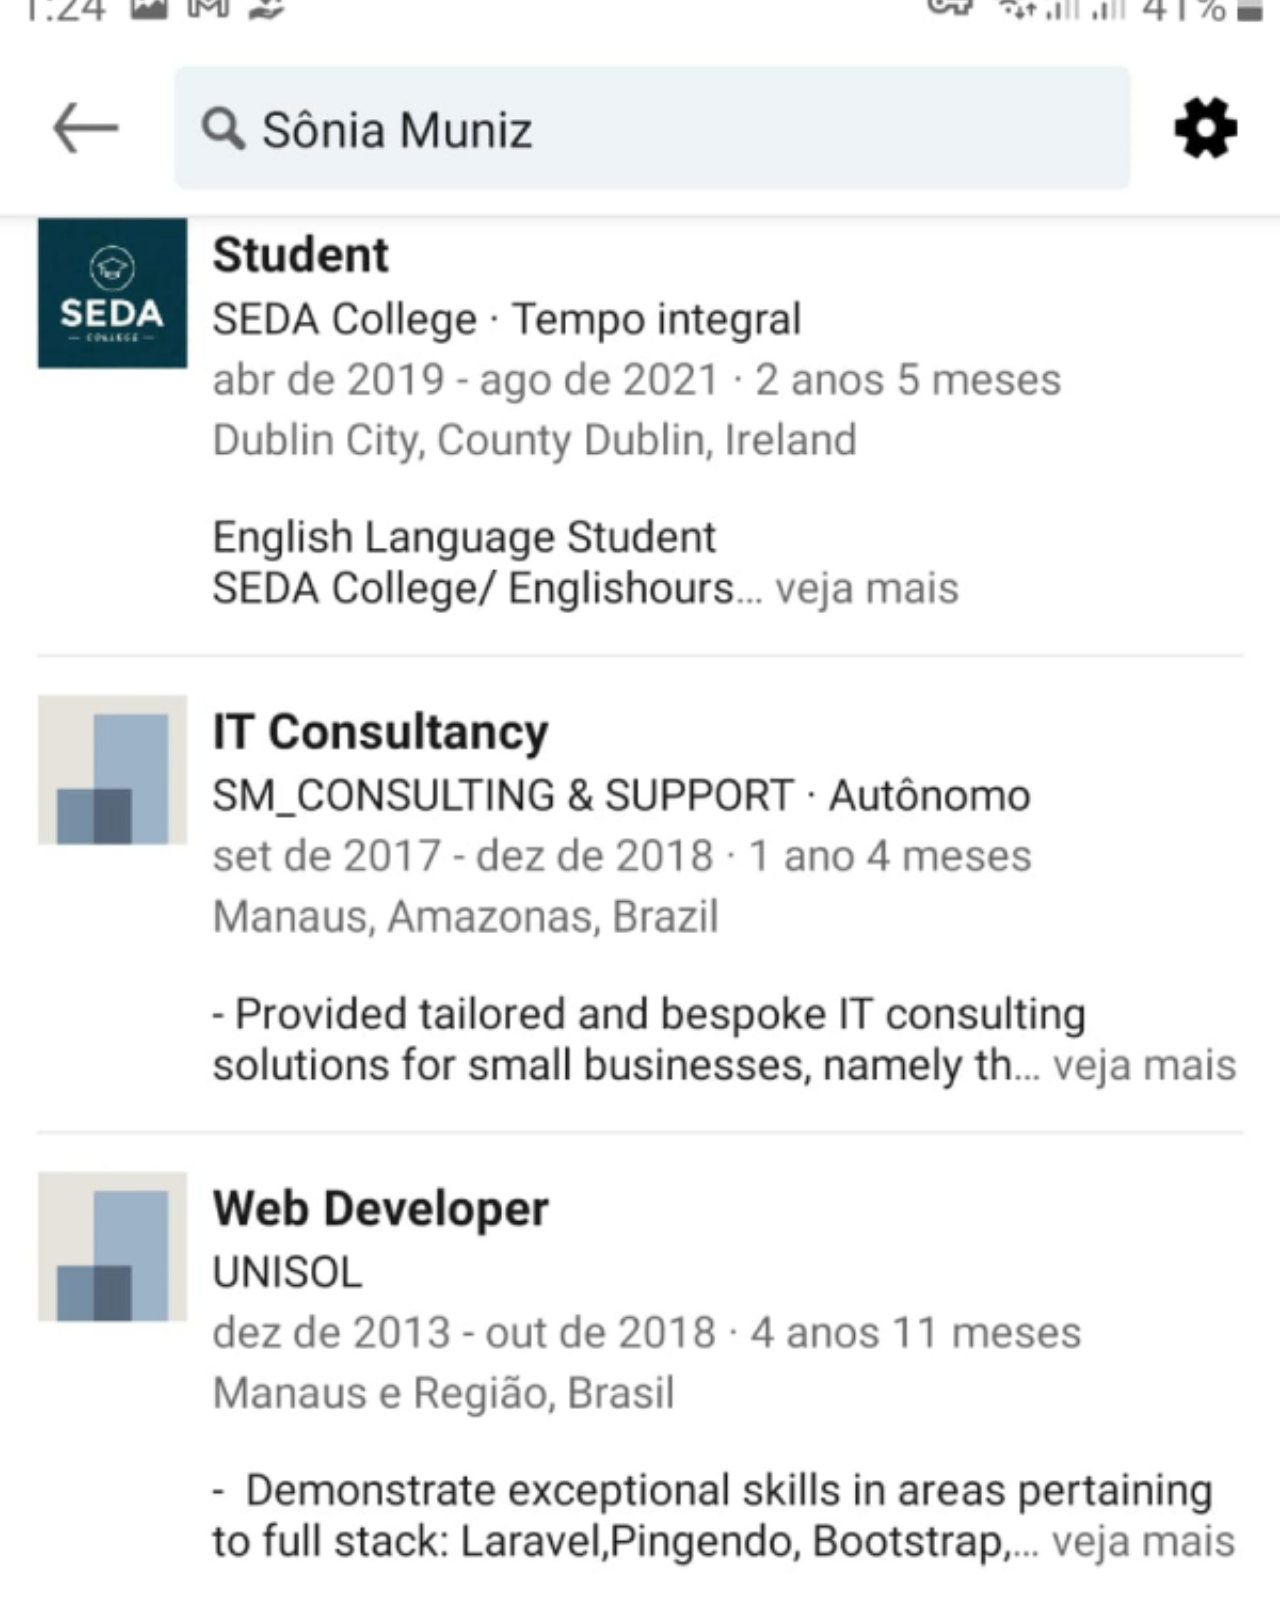
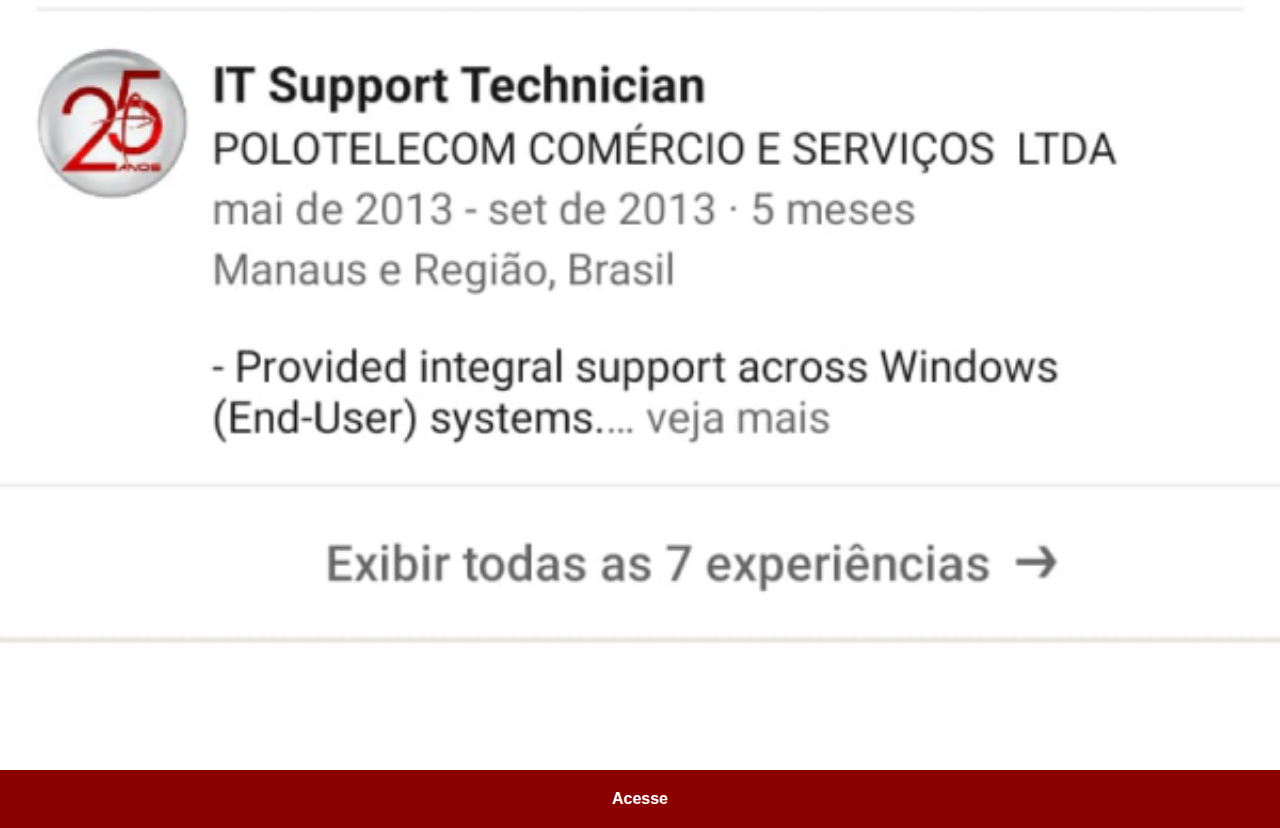
<file: linkdin.html>
<!DOCTYPE html>
<html lang="pt-br">
<head>
  <meta charset="UTF-8">
  <meta http-equiv="X-UA-Compatible" content="IE=edge">
  <meta name="viewport" content="width=device-width, initial-scale=1.0">
  <title>Youtube</title> 
  <link rel="stylesheet" href="css/social.css"> 
 
</head>


<body>

  <img src="imagens/tela-linkdin.png" alt="tela youtube">
  <a href="https://www.linkedin.com/in/s%C3%B4nia-muniz/" target="_blank" rel="noopener noreferrer">Acesse</a> 


</body>
</html>
</file>
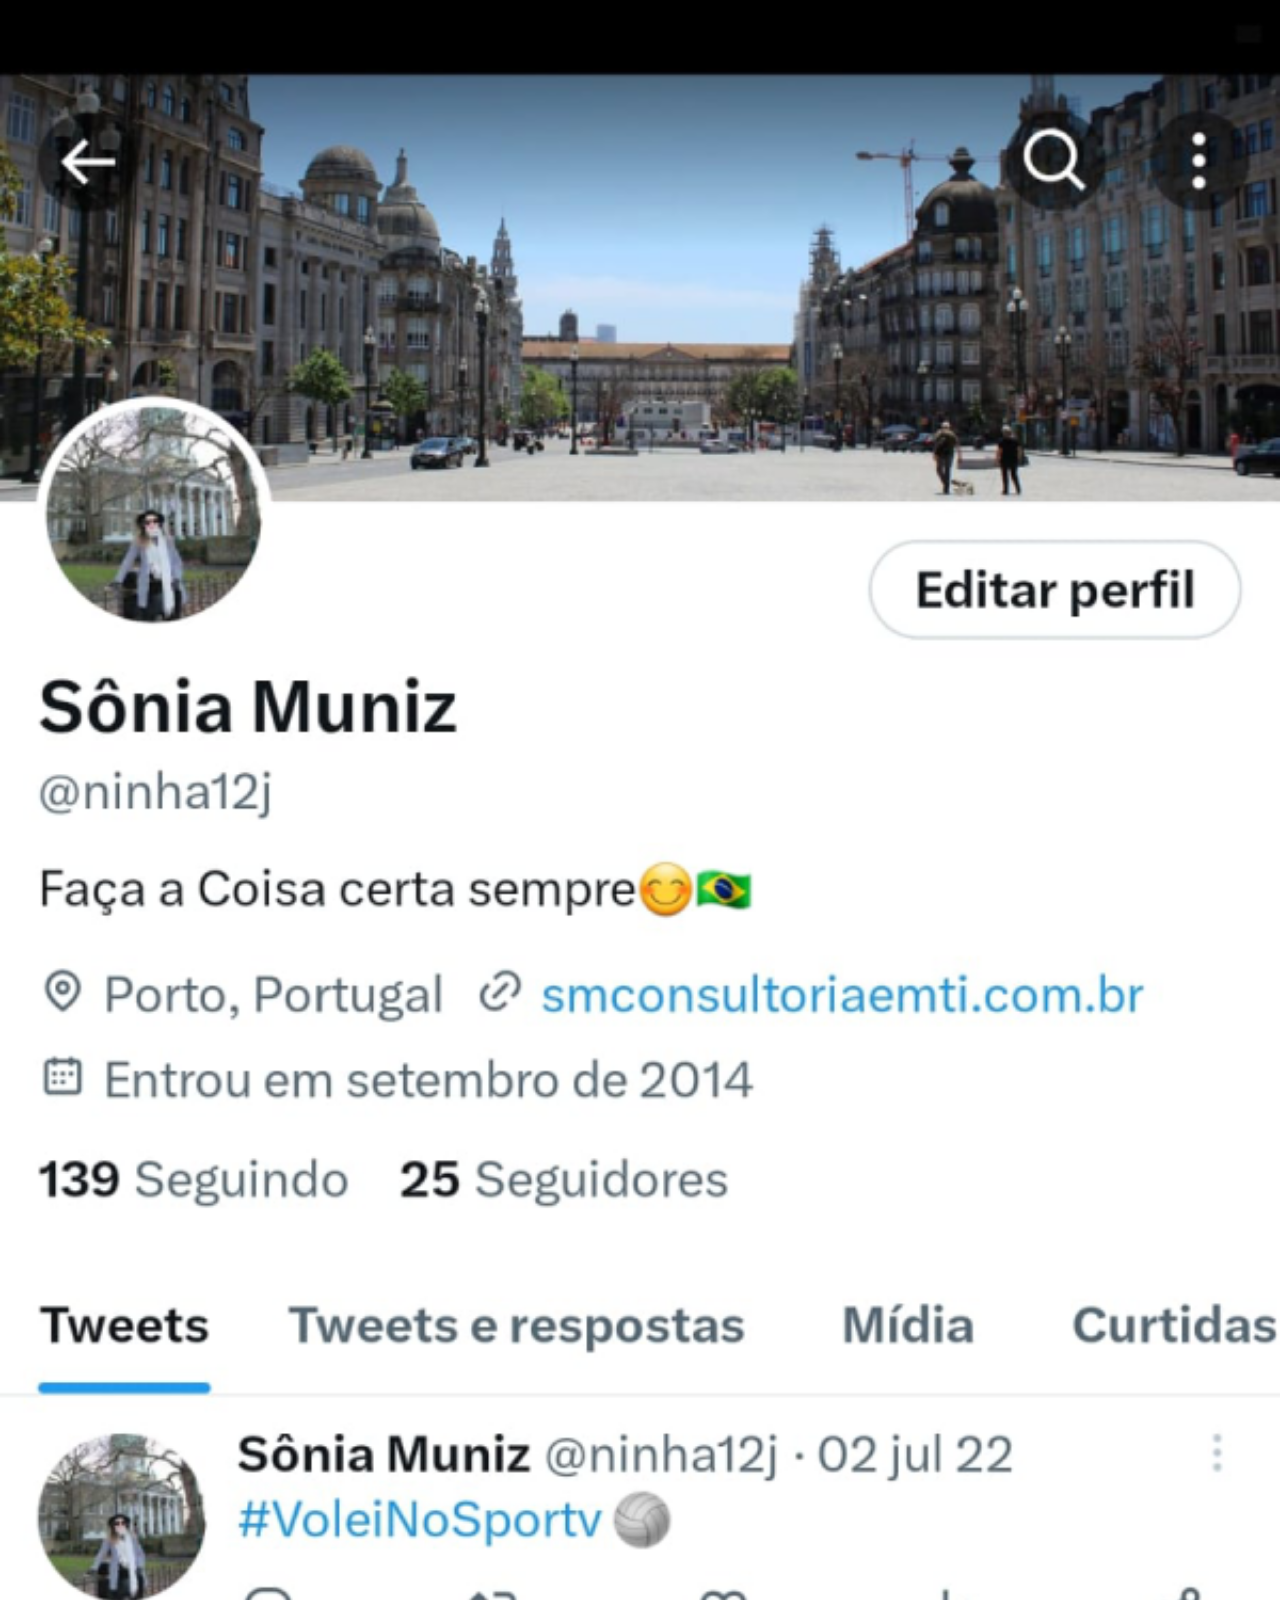
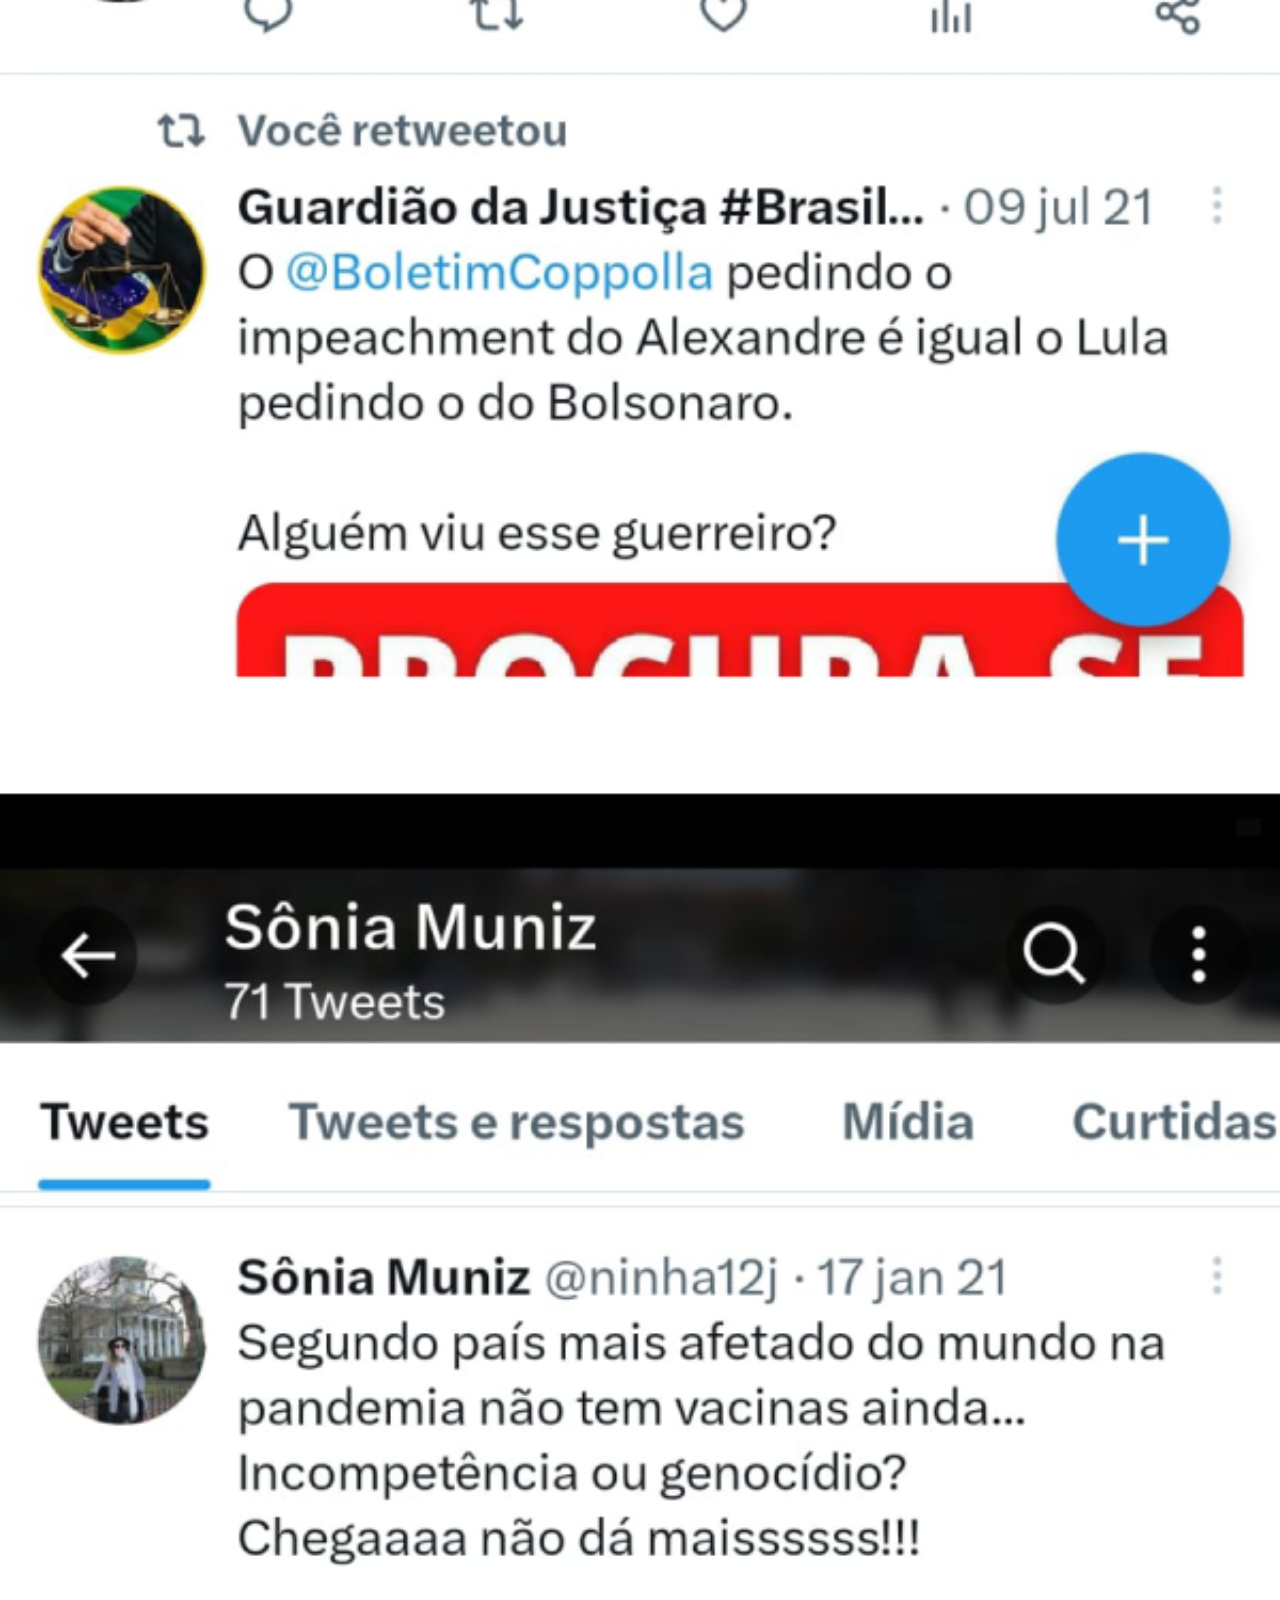
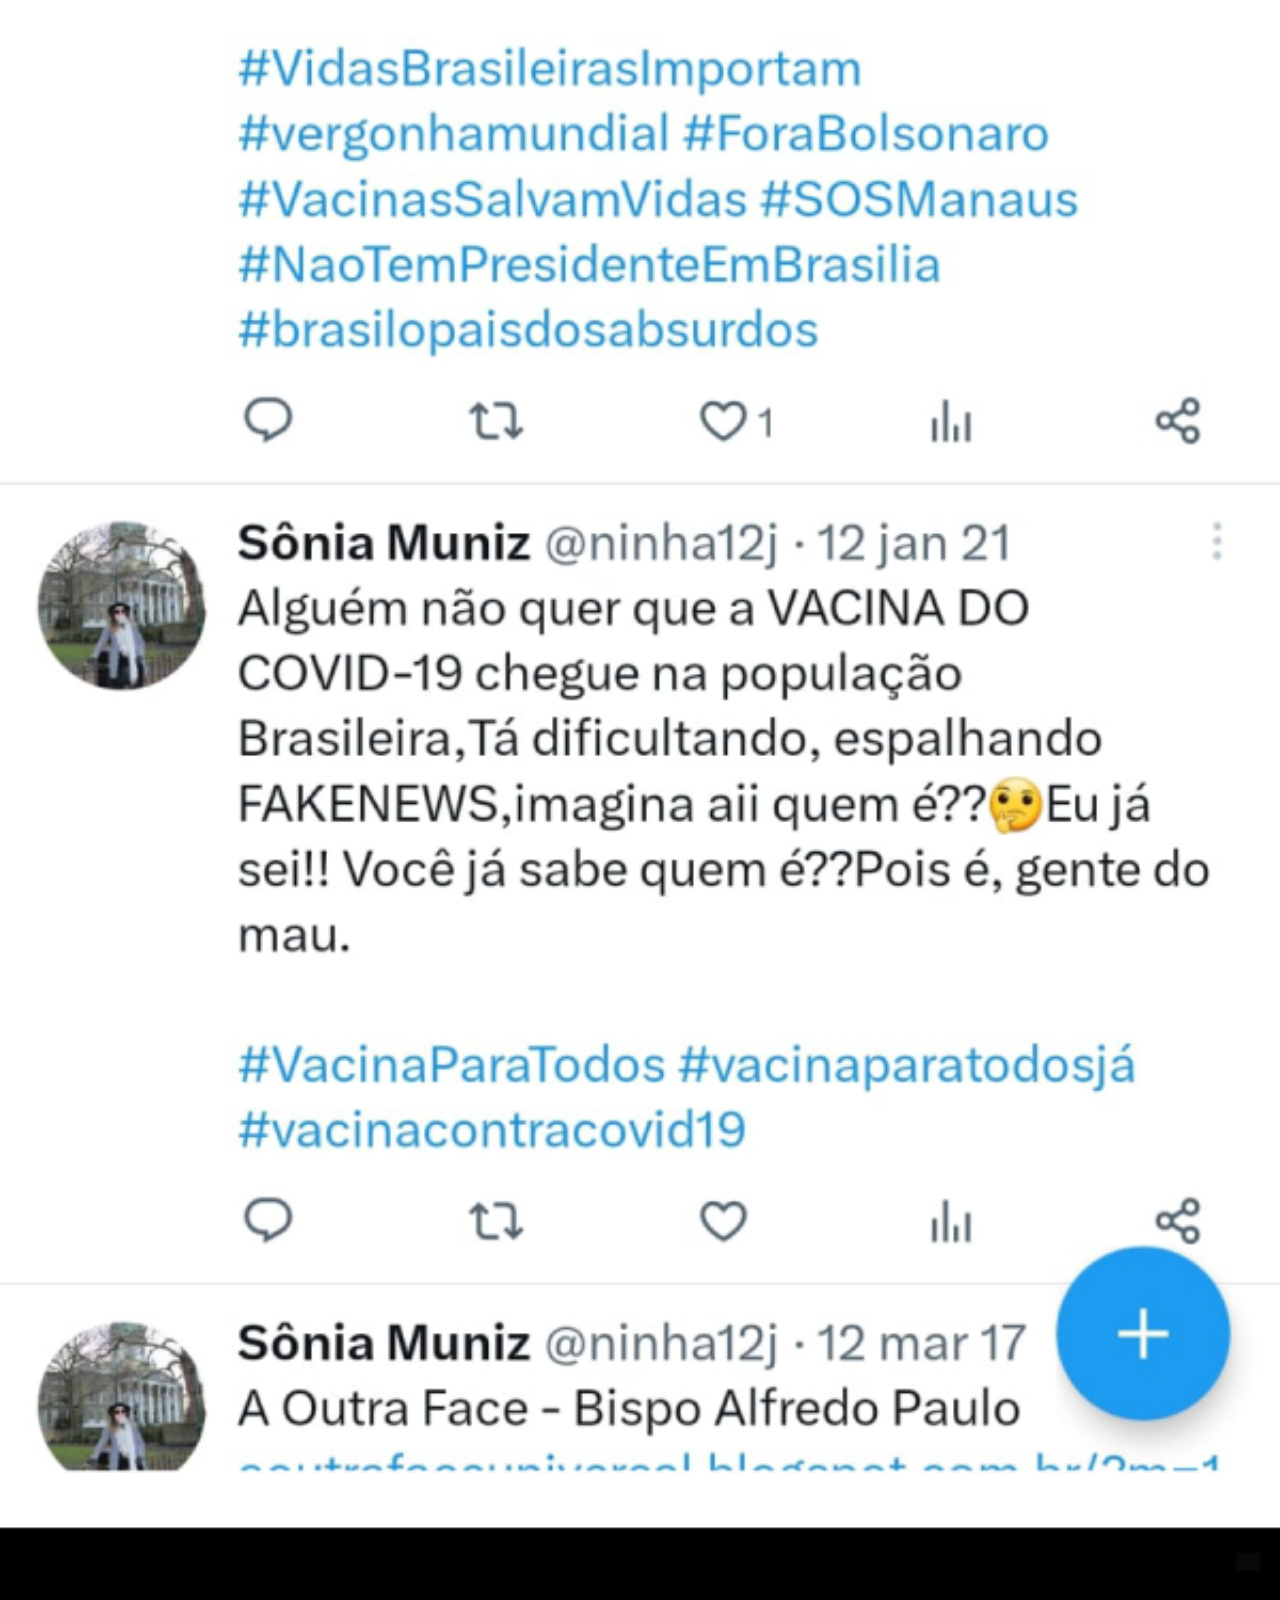
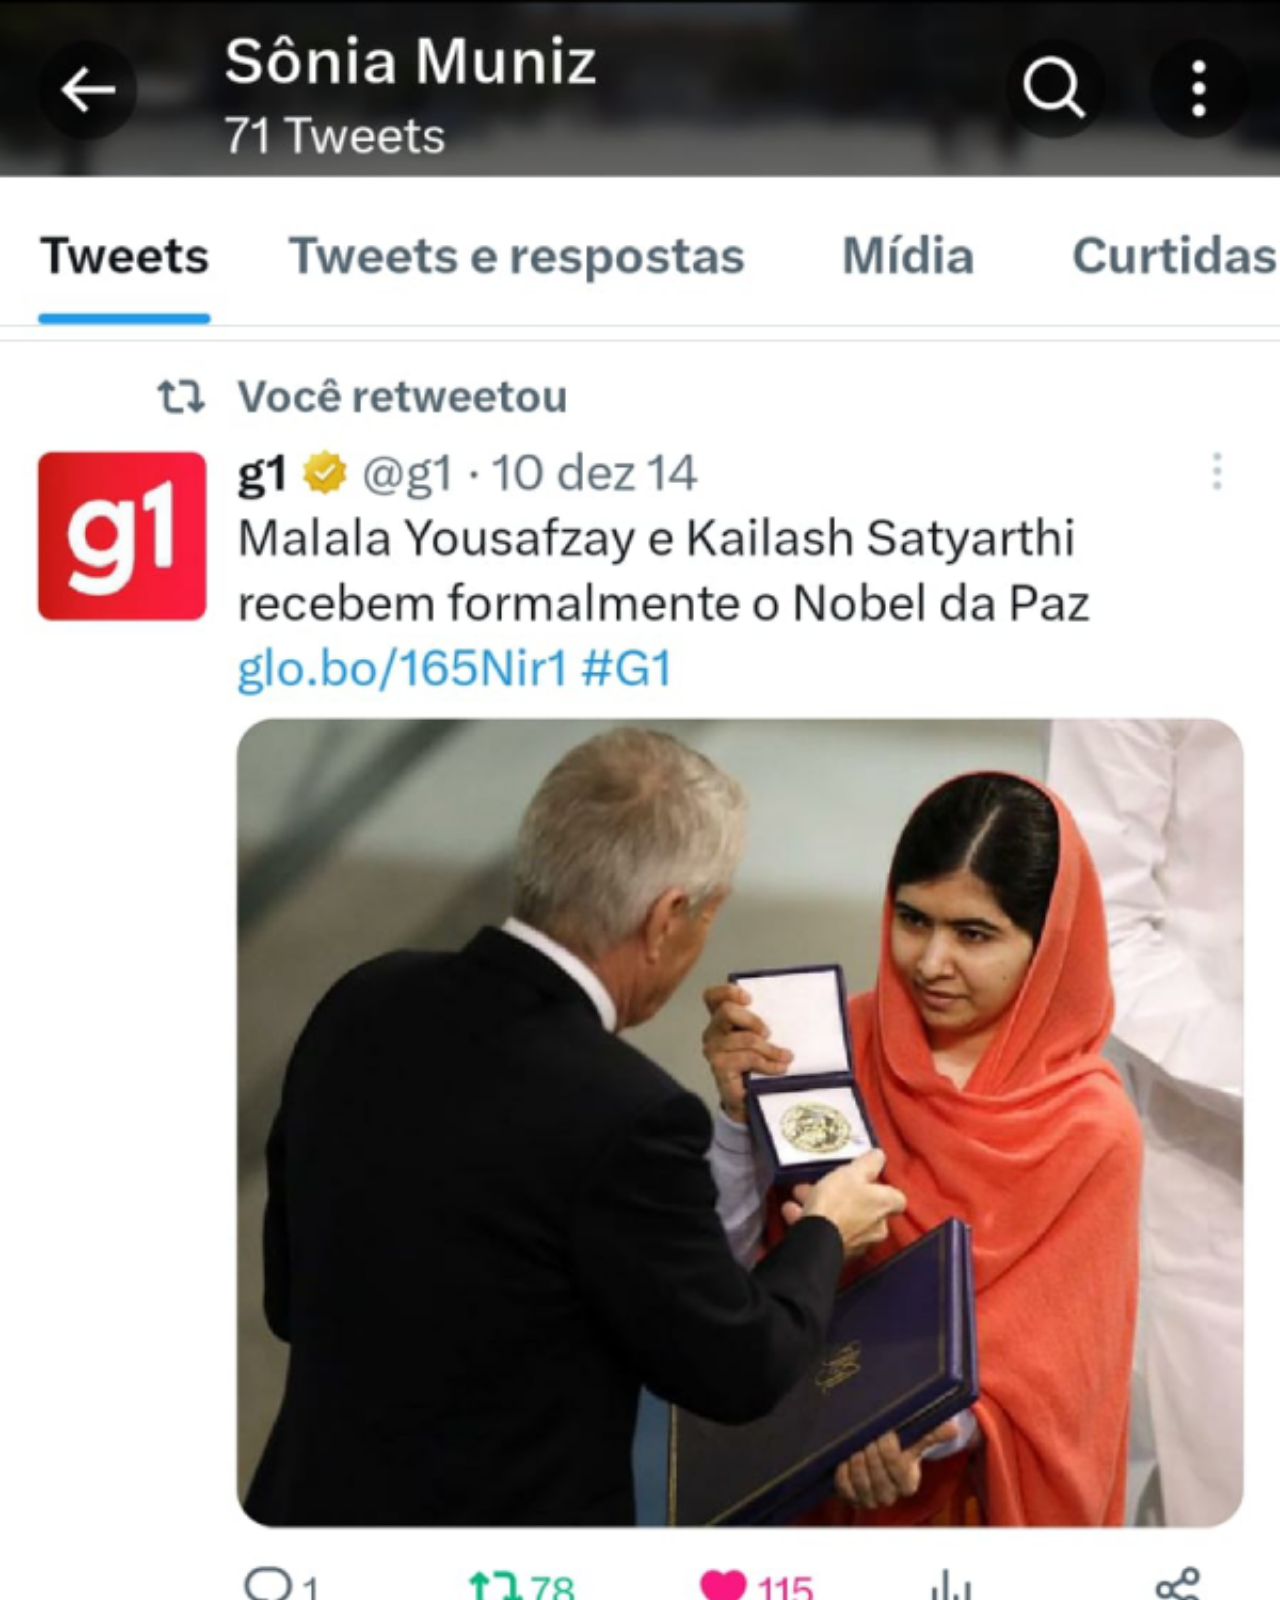
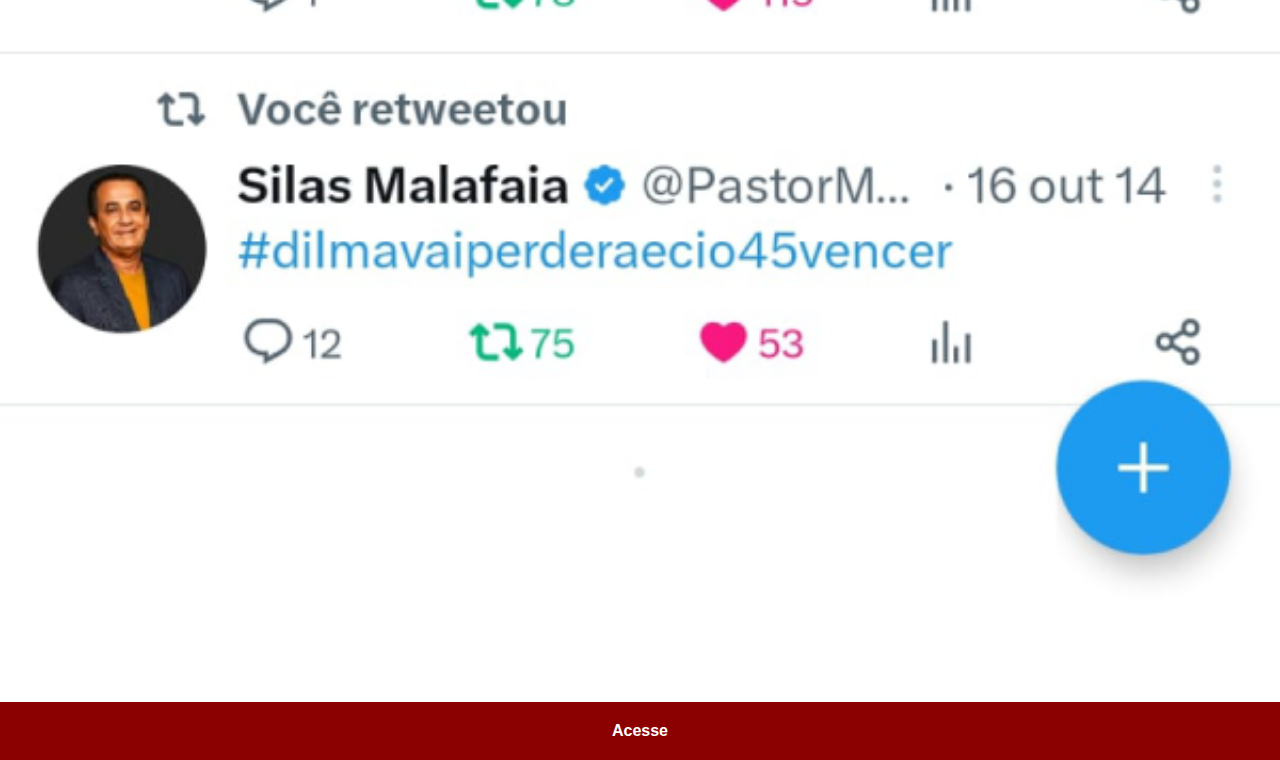
<file: twiter.html>
<!DOCTYPE html>
<html lang="en">
<head>
  <meta charset="UTF-8">
  <meta http-equiv="X-UA-Compatible" content="IE=edge">
  <meta name="viewport" content="width=device-width, initial-scale=1.0">
  <title>Twitter</title>
  <link rel="stylesheet" href="css/social.css">
</head>

<body>
  <img src="imagens/tela-twitter.png" alt="Twitter">
  <a href="https://twitter.com/?lang=pt" target="_blank">Acesse</a>
  
</body>
</html>
</file>
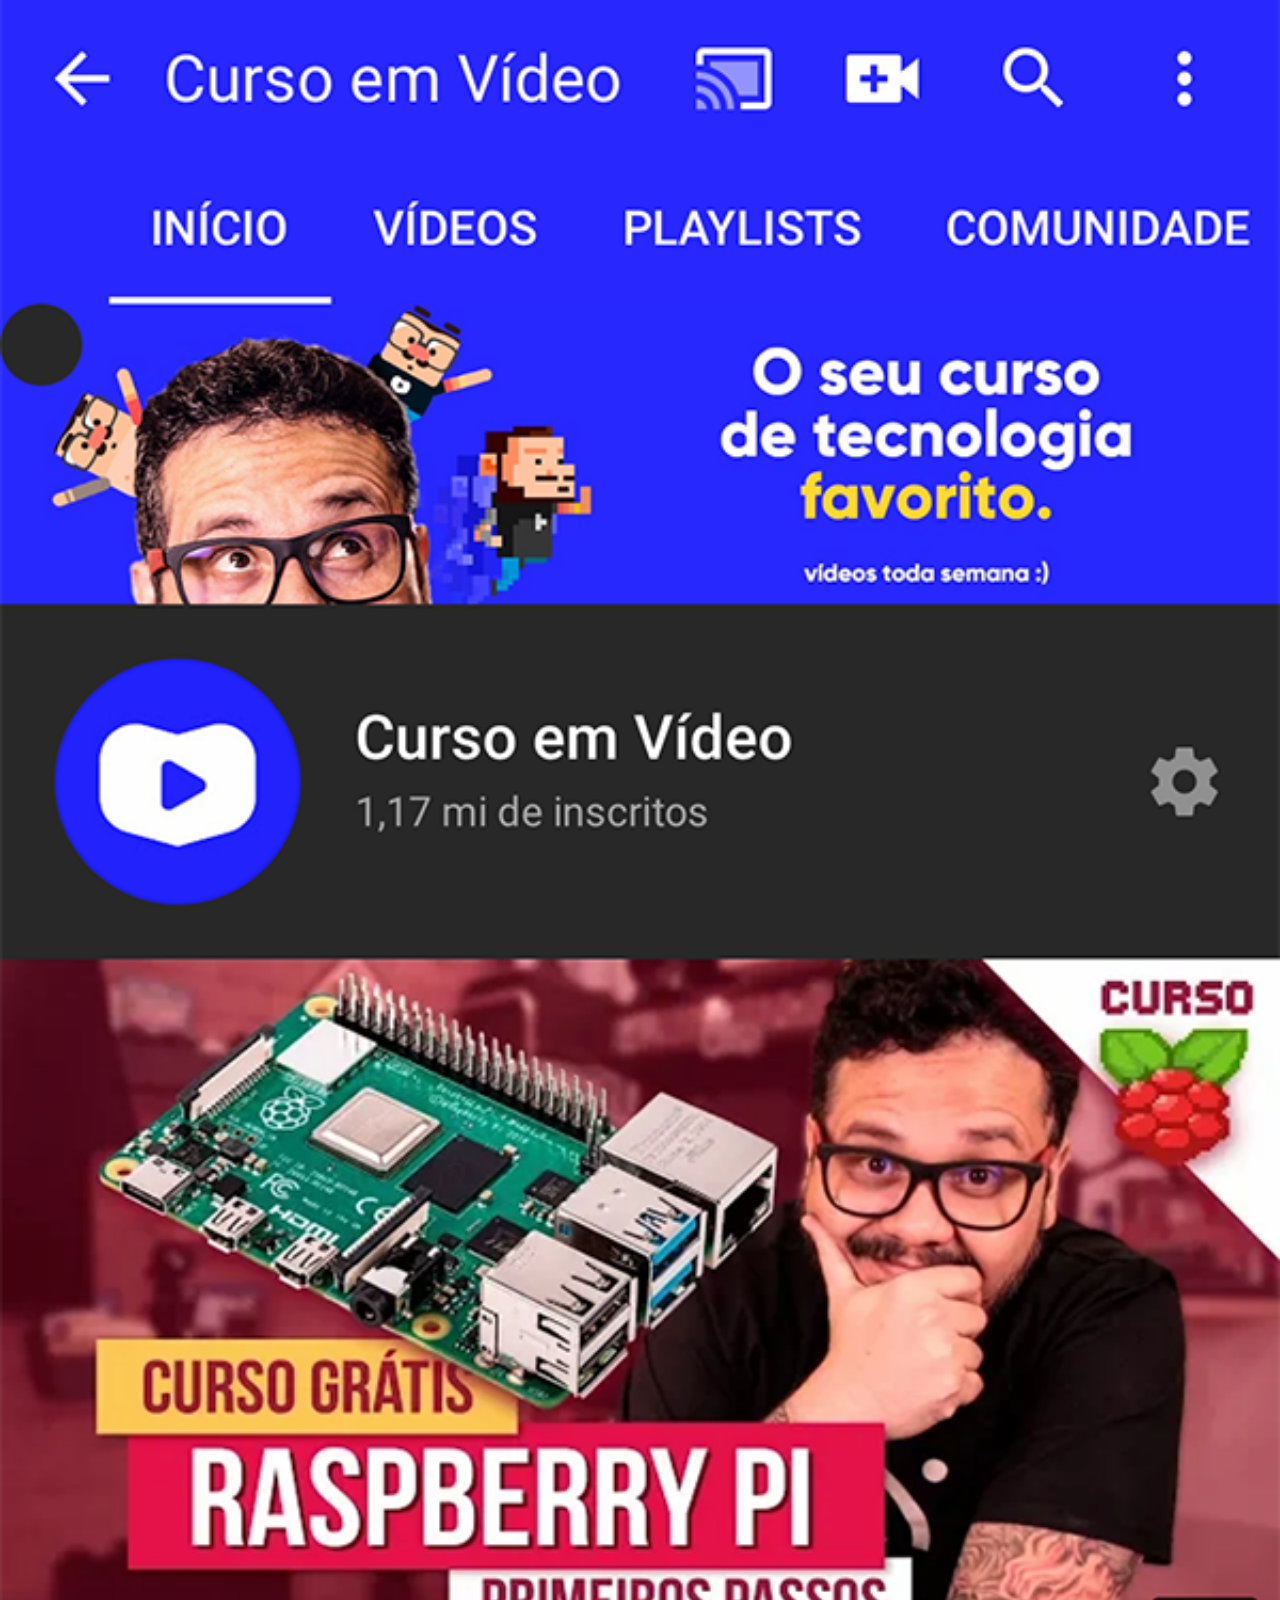
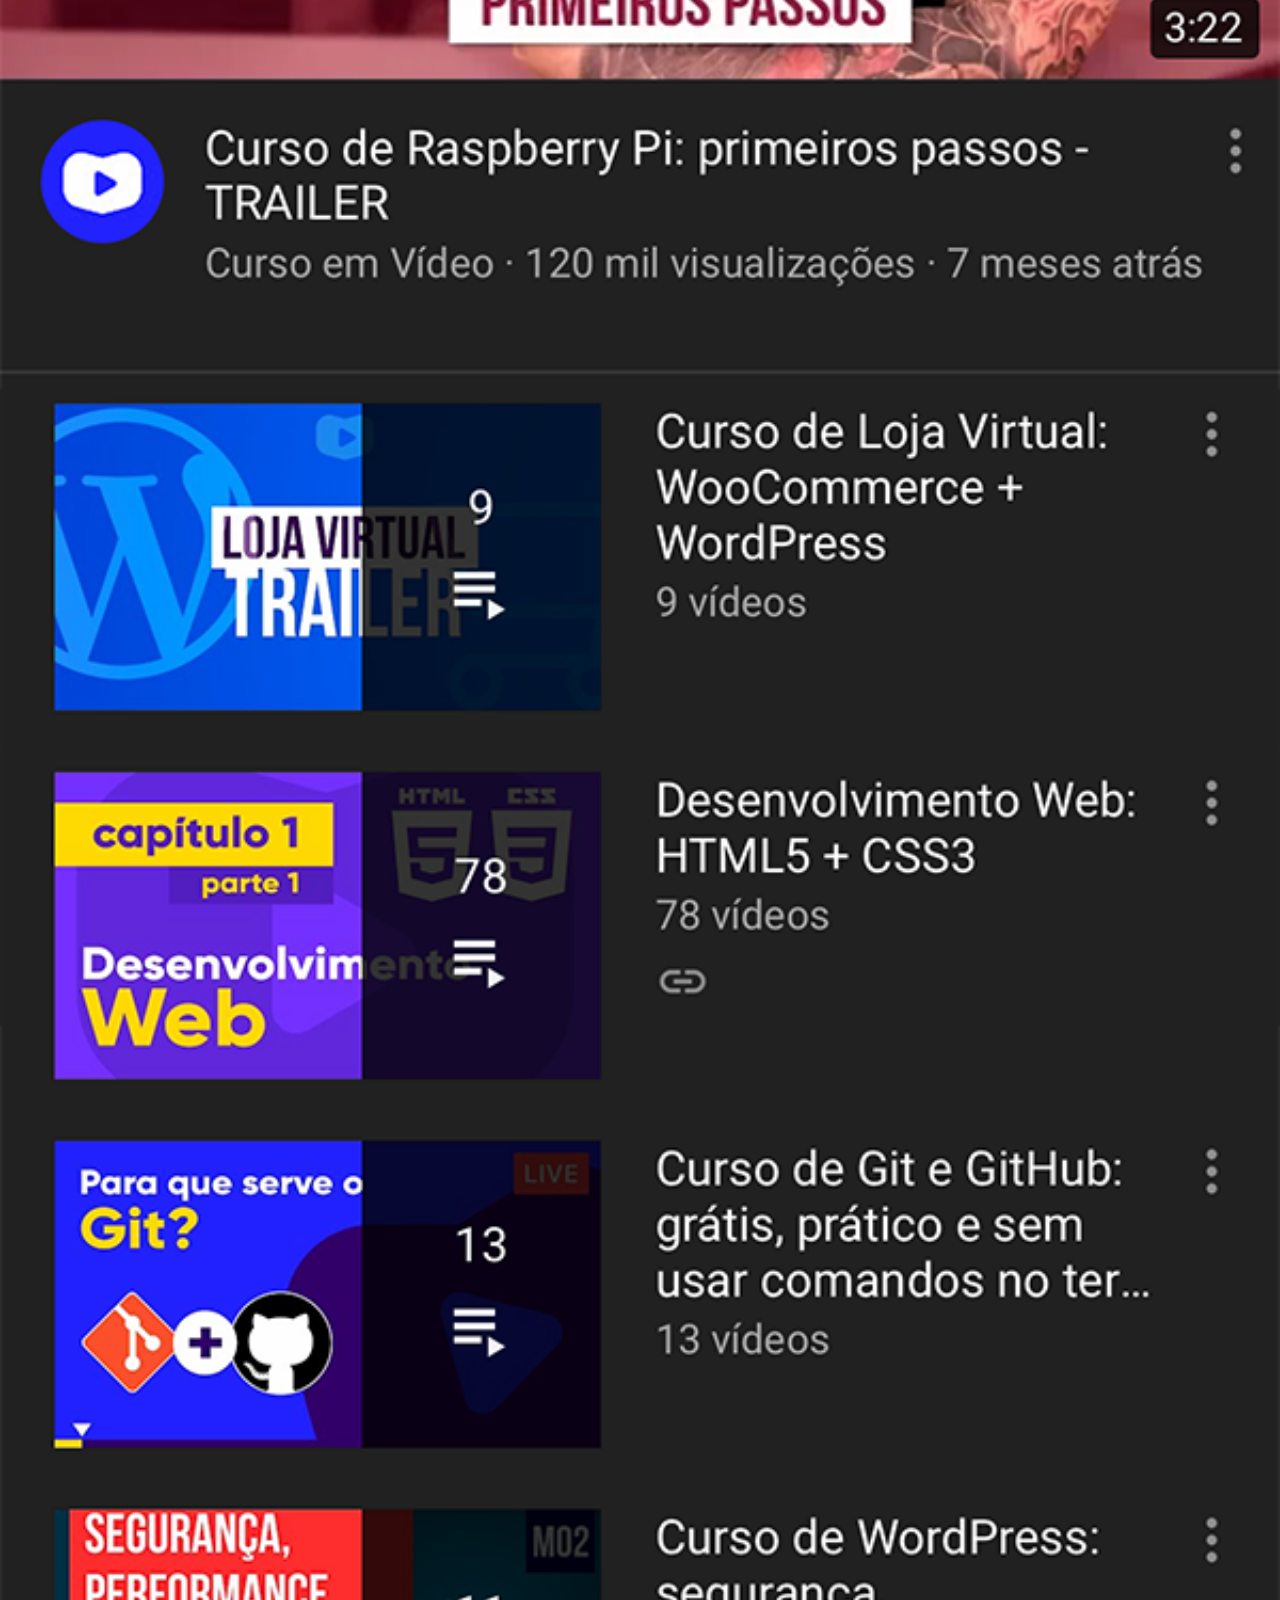
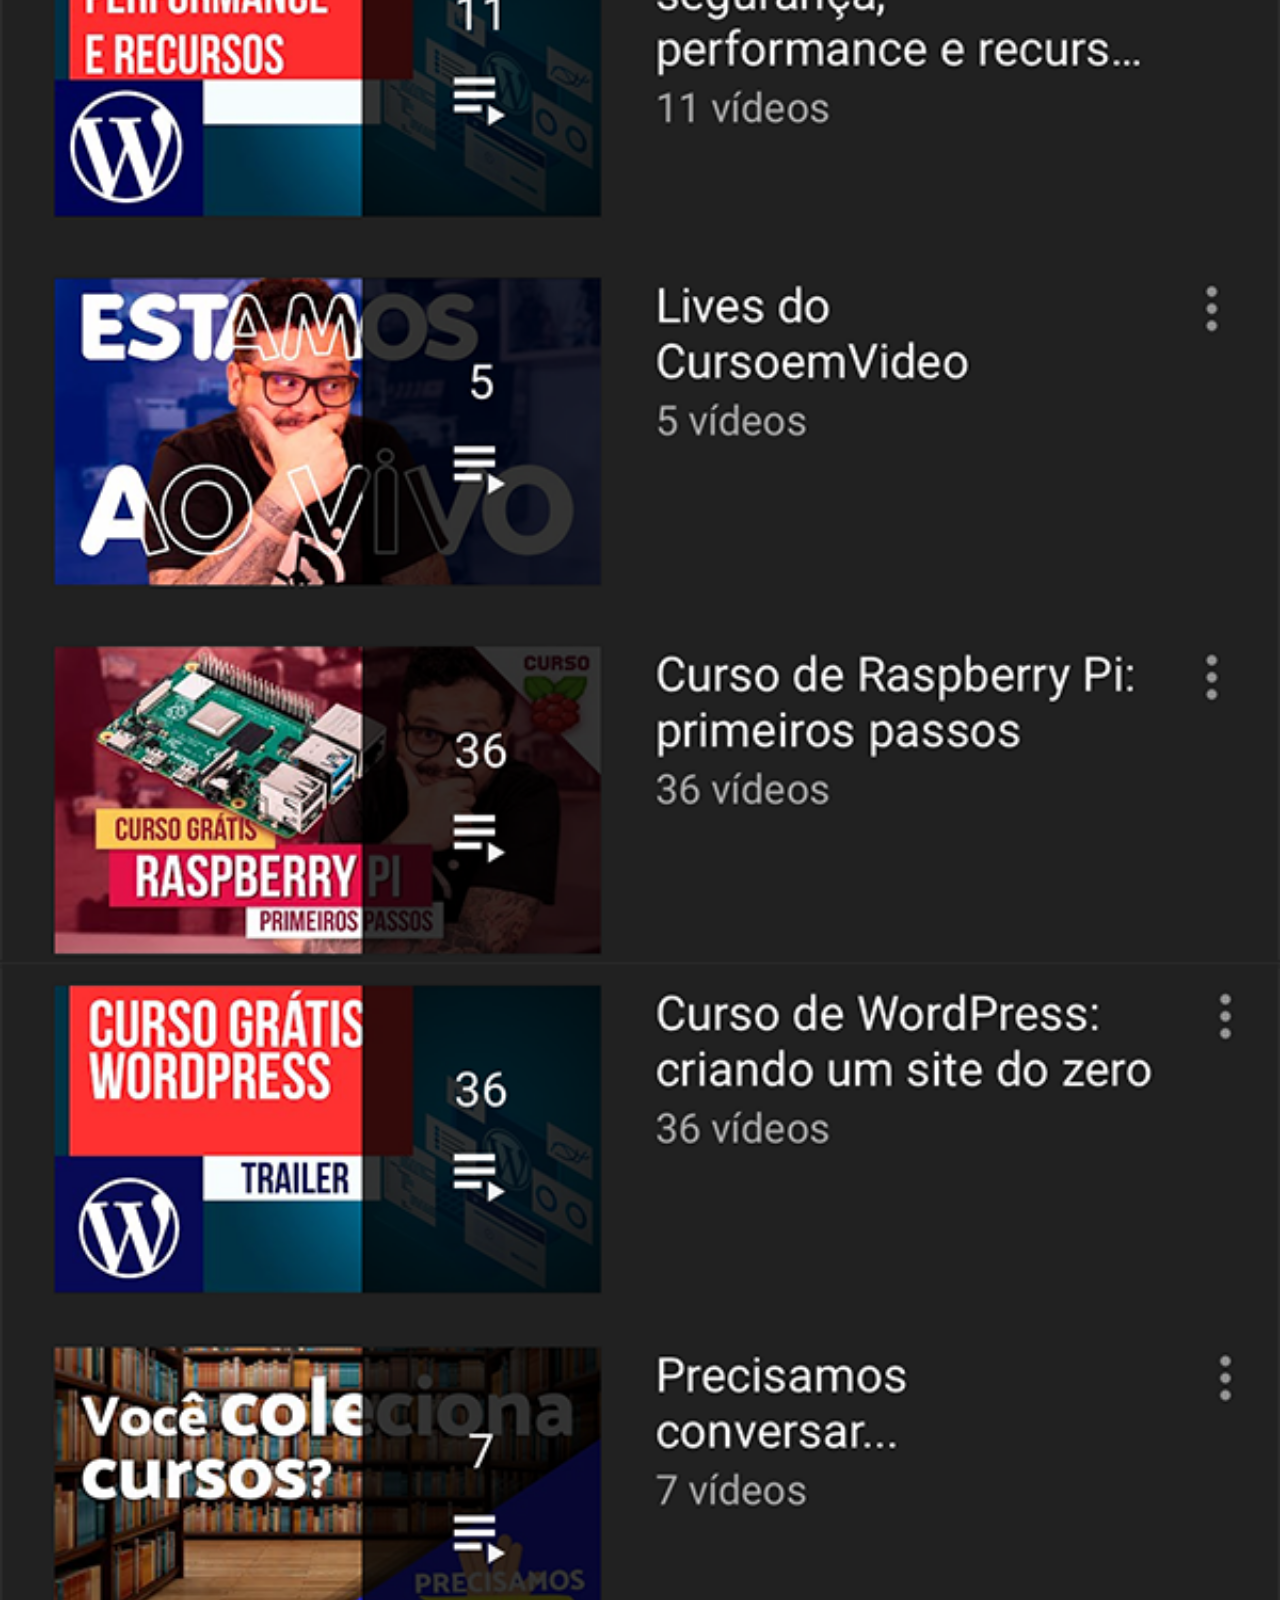
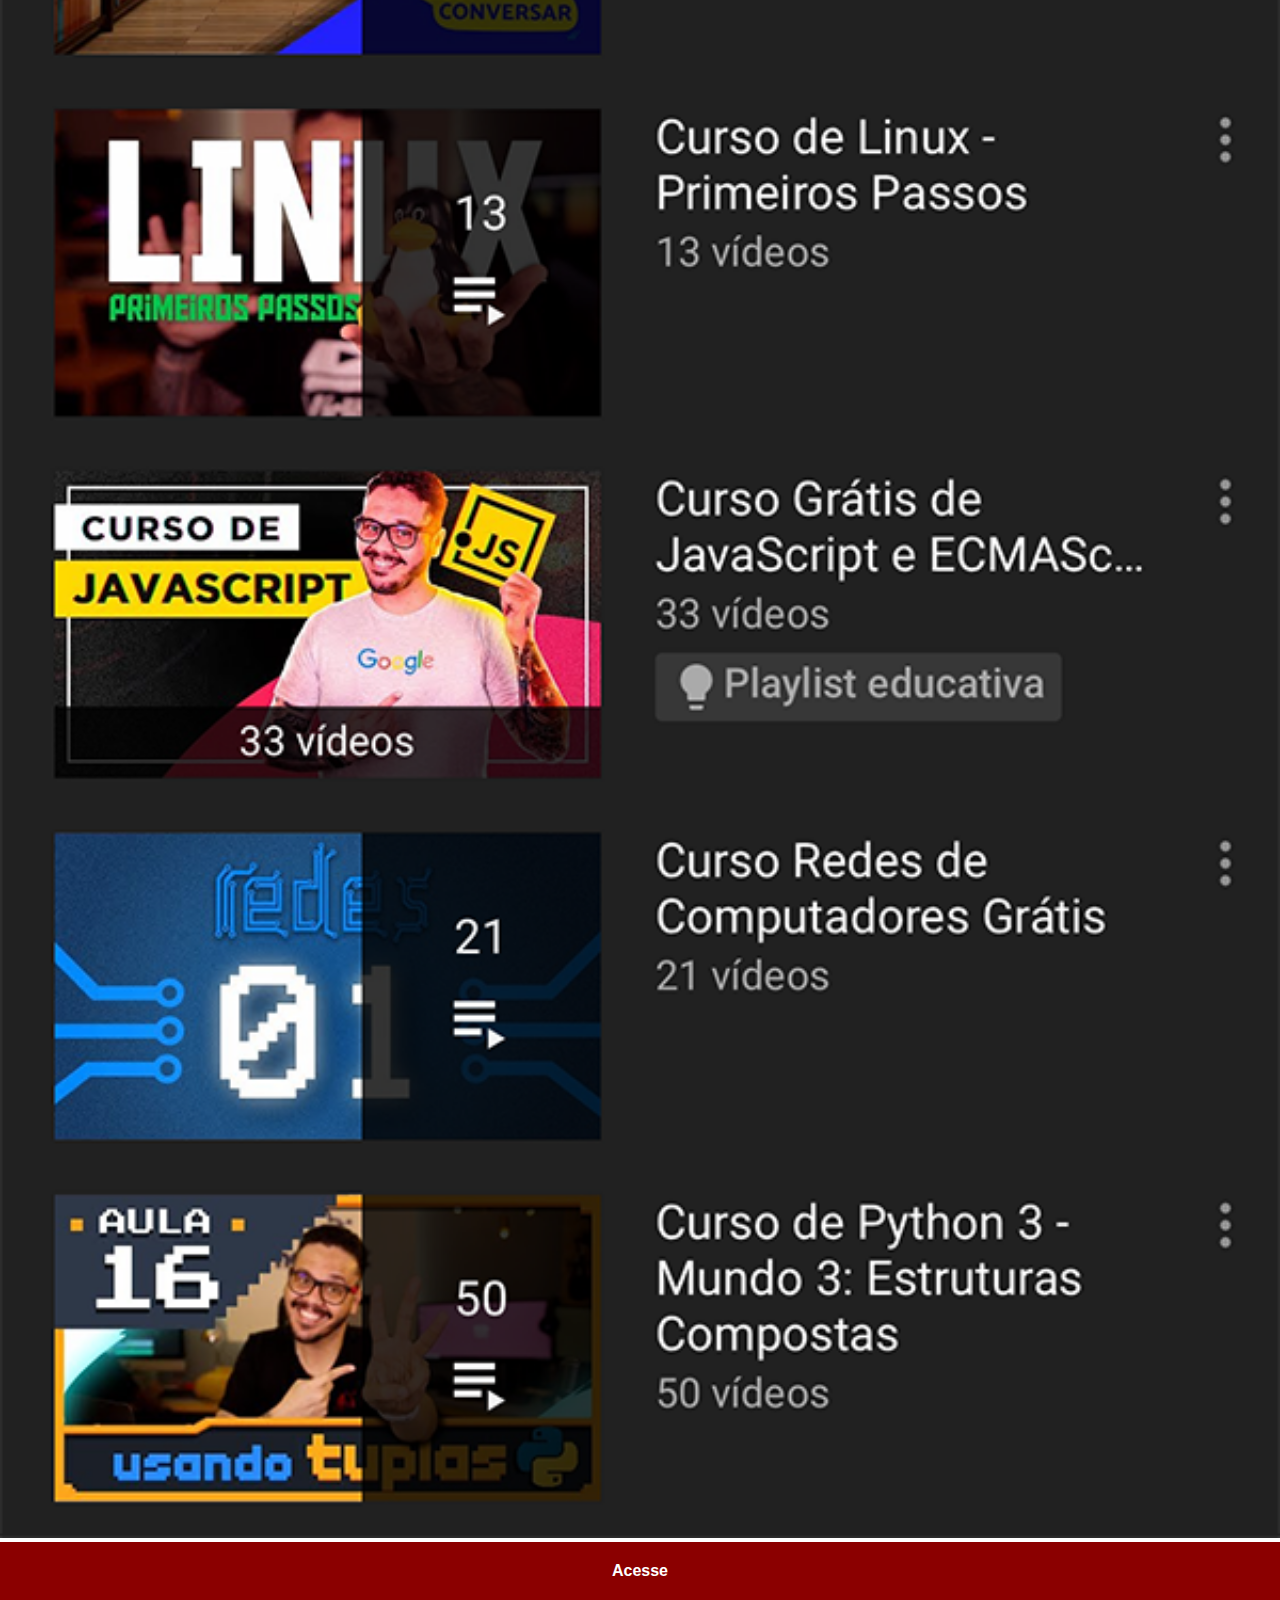
<file: youtube.html>
<!DOCTYPE html>
<html lang="pt-br">
<head>
  <meta charset="UTF-8">
  <meta http-equiv="X-UA-Compatible" content="IE=edge">
  <meta name="viewport" content="width=device-width, initial-scale=1.0">
  <title>Youtube</title> 
  <link rel="stylesheet" href="css/social.css"> 
 
</head>


<body>

  <img src="imagens/tela-youtube.png" alt="tela youtube">
  <a href="https://www.youtube.com" target="_blank" rel="noopener noreferrer">Acesse</a> 


</body>
</html>
</file>
<file: css/style.css>
* {
    margin: 0px;
    padding: 0px;
    font-family: Arial, Helvetica, sans-serif;

}

html, body{
    height: 100vh;
    width: 100vw;
    background-color: black;
}

body{
    background: url('../imagens/fundo-madeira.jpg') no-repeat top center;
    background-size: cover;
    background-attachment: fixed;

}

main{
    position: relative;
    height: 100vh;   
}

section#telefone{
    position: absolute;
    top: 50%;
    left: 50%;
    transform: translate(-50%, -50%);

    height: 627px;
    width: 311px;
    background: url('../imagens/frame-iphone.png') no-repeat;

}

iframe#tela{
    position: relative;
    top: 80px;
    left: 22px;
    width: 267px;
    height: 471px;

}

section#redes-sociais{
    text-align: right;
}

section#redes-sociais img{
    width: 50px;
    margin: 10px;
    border-radius: 50%;
    box-shadow: 2px 2px 5px rgba(0, 0, 0, 0.400);
    box-sizing: border-box;

}

section#redes-sociais img:hover {
    border: 2px solid rgba(255, 255, 255, 0.637);
    transform: translate(-3px, -3px);
    box-shadow: 5px 5px 5px rgba(0, 0, 0, 0.623);
    transition: transform .3s;
}
</file>
<file: css/social.css>
@charset  "UTF-8";

*{

  margin: 0px;
  padding: 0px;
  font-family: Arial, Helvetica, sans-serif;

}

::-webkit-scrollbar{

  width: 0px;
  height: 0px;
}


img {
  width: 100vw;

}

a {

  display: block;
  background-color: darkred;
  padding: 20px;
  color: white;
  text-align: center;
  font-weight: bolder;
  text-decoration: none;
}

a:hover{
  background-color: red;

}
</file>
